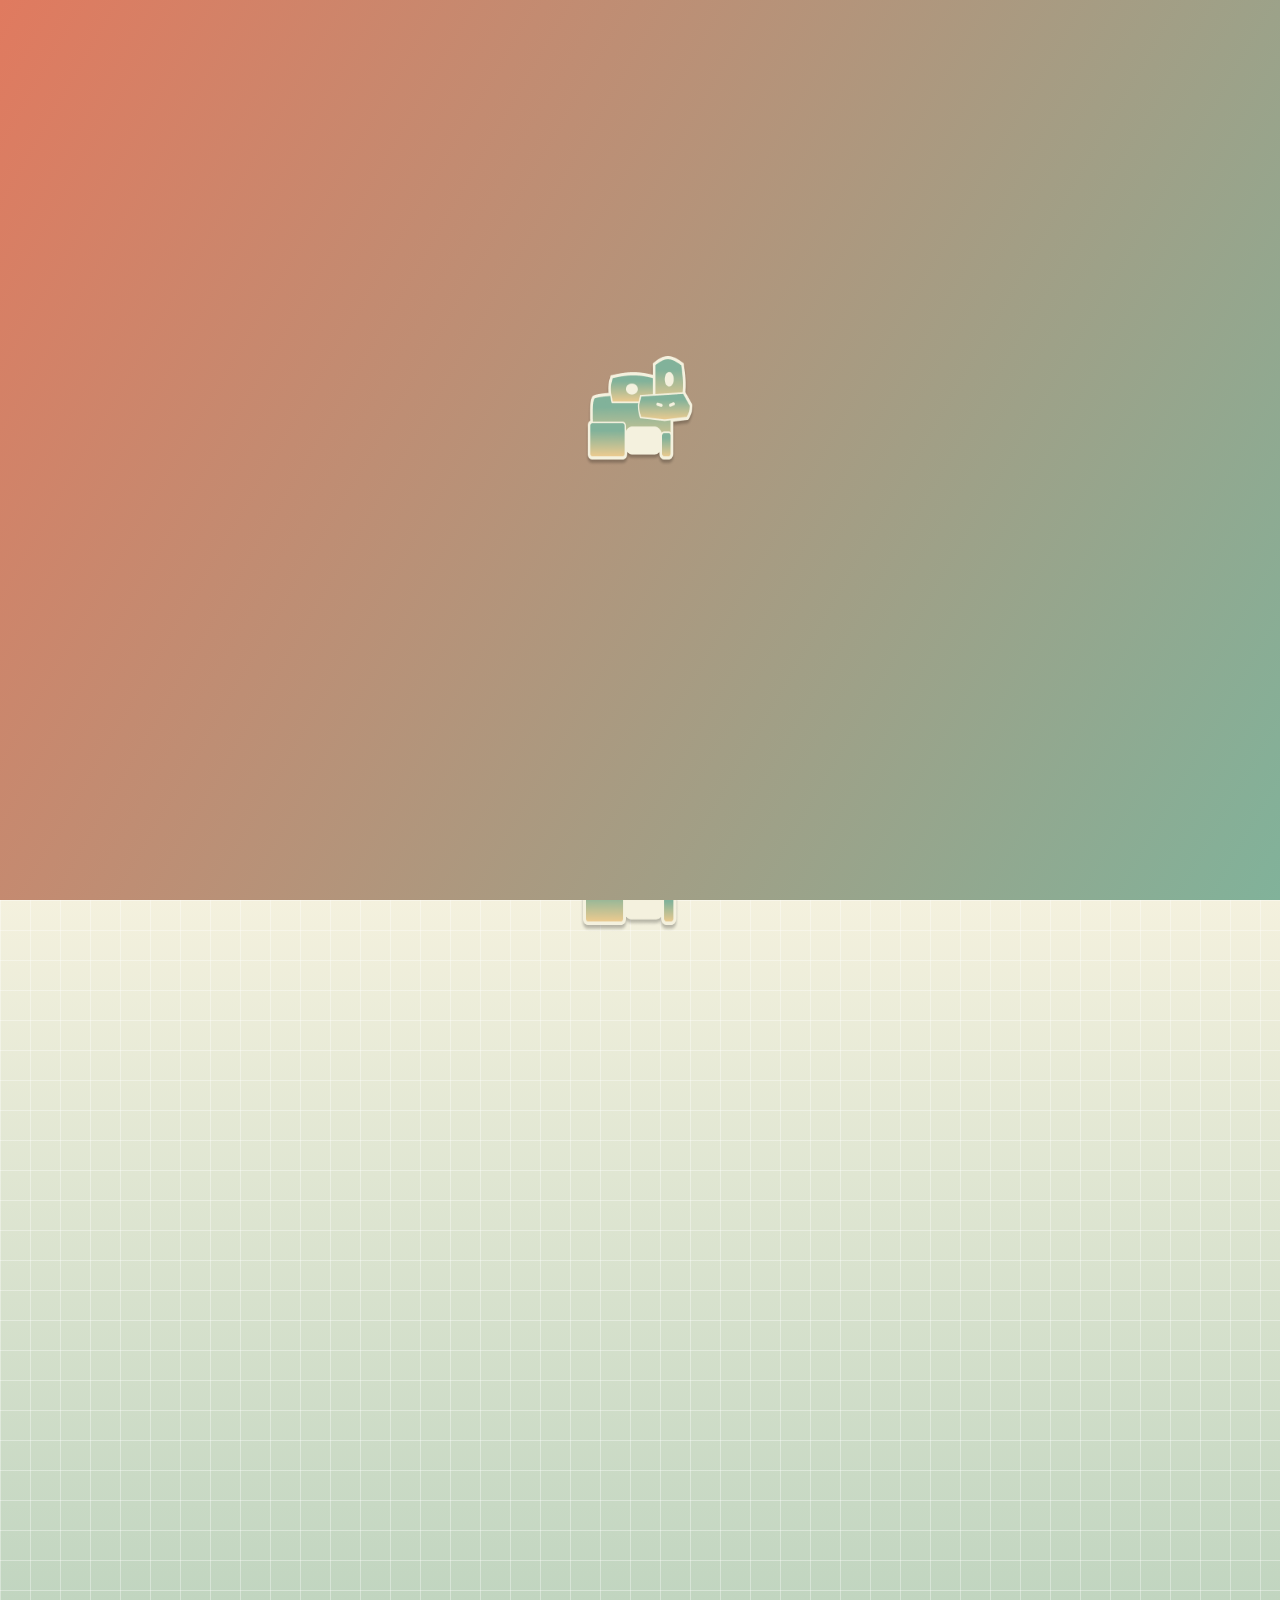
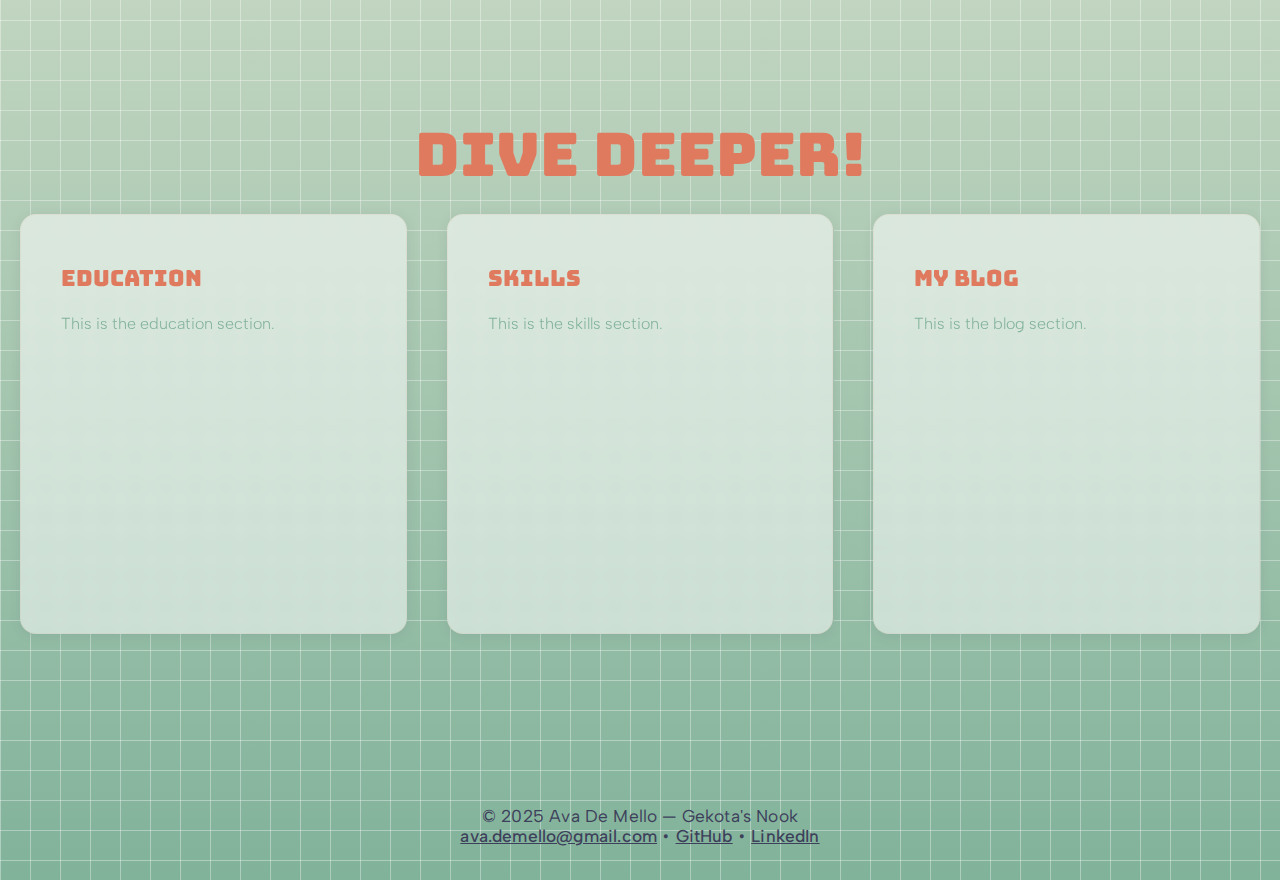
<file: index.html>
<!DOCTYPE html>
<html lang="en">

<head>
  <meta charset="UTF-8" />
  <meta name="viewport" content="width=device-width, initial-scale=1.0"/>
  <link rel="preconnect" href="https://fonts.googleapis.com">
  <link rel="preconnect" href="https://fonts.gstatic.com" crossorigin>
  <link href="https://fonts.googleapis.com/css2?family=Albert+Sans:ital,wght@0,100..900;1,100..900&family=Bungee&display=swap" rel="stylesheet">
  <link rel="stylesheet" href="style.css" />
  <title>Gekota's Nook</title>
  <link rel="shortcut icon" href="frog/frog.png" type="image/x-icon">

  <style>
    /* Base styles */
    * {
      box-sizing: border-box;
      margin: 0;
      padding: 0;
    }
  </style>

  
</head>

<body class="home-page">

  <div class="tamagotchi-frame-overlay"></div>

  <!-- Loader Overlay -->
  <div id="loader-overlay">
    <div class="loader-content">
      <img src="frog/frog.png" alt="Frog Logo" id="loader-frog">
      <h1 id="loader-title">Gekota's Nook</h1>
    </div>
  </div>

 <!-- Corner Logo -->
  <a href="index.html" class="corner-logo-link">
    <img src="frog/frog.png" alt="Logo" id="frog-logo">
  </a>


  <!-- Navbar -->
   <nav>
      <ul>
        <li class="hideOnMobile"><a href="#about">about</a></li>
        <li class="hideOnMobile"><a href="projects.html">projects</a></li>
        <li class="hideOnMobile"><a href="education.html">education</a></li>
        <li class="hideOnMobile"><a href="skills.html">skills</a></li>
        <li class="hideOnMobile"><a href="myblog.html">my blog</a></li>
        <li onclick=showSidebar()><a href="#"><svg xmlns="http://www.w3.org/2000/svg" height="24px" viewBox="0 -960 960 960" width="24px" fill="#3d405b"><path d="M120-240v-80h720v80H120Zm0-200v-80h720v80H120Zm0-200v-80h720v80H120Z"/></svg></a></li>
      </ul>

      <ul class="sidebar">
        <li onclick=hideSidebar()><a href="#"><svg xmlns="http://www.w3.org/2000/svg" height="24px" viewBox="0 -960 960 960" width="24px" fill="#3d405b"><path d="m256-200-56-56 224-224-224-224 56-56 224 224 224-224 56 56-224 224 224 224-56 56-224-224-224 224Z"/></svg></a></li>
        <li><a href="#about">about</a></li>
        <li><a href="projects.html">projects</a></li>
        <li><a href="education.html">education</a></li>
        <li><a href="skills.html">skills</a></li>
        <li><a href="myblog.html">my blog</a></li>
      </ul>

   </nav>

  <!-- Sections -->
    <section id="about">
    <div class="fade-slide"  style= "width: 850px;">
      <h2>Hi I am Ava De Mello!</h2>
      <span class="shine-text"><h1>UX Designer + Front End Developer</h1></span>
      <p>A single click can spark a whole experience. I design interfaces that make
         that first moment count—blending UX intuition with front-end precision to 
         bring bold ideas to life.
      </p>
       <div class="social-icons">
      <a href="https://www.instagram.com/ava_de_mello/" target="_blank" class="social-icon" title="Instagram"><svg xmlns="http://www.w3.org/2000/svg" viewBox="0 0 640 640"><!--!Font Awesome Free 7.0.0 by @fontawesome - https://fontawesome.com License - https://fontawesome.com/license/free Copyright 2025 Fonticons, Inc.--><path fill="currentColor" d="M320.3 205C256.8 204.8 205.2 256.2 205 319.7C204.8 383.2 256.2 434.8 319.7 435C383.2 435.2 434.8 383.8 435 320.3C435.2 256.8 383.8 205.2 320.3 205zM319.7 245.4C360.9 245.2 394.4 278.5 394.6 319.7C394.8 360.9 361.5 394.4 320.3 394.6C279.1 394.8 245.6 361.5 245.4 320.3C245.2 279.1 278.5 245.6 319.7 245.4zM413.1 200.3C413.1 185.5 425.1 173.5 439.9 173.5C454.7 173.5 466.7 185.5 466.7 200.3C466.7 215.1 454.7 227.1 439.9 227.1C425.1 227.1 413.1 215.1 413.1 200.3zM542.8 227.5C541.1 191.6 532.9 159.8 506.6 133.6C480.4 107.4 448.6 99.2 412.7 97.4C375.7 95.3 264.8 95.3 227.8 97.4C192 99.1 160.2 107.3 133.9 133.5C107.6 159.7 99.5 191.5 97.7 227.4C95.6 264.4 95.6 375.3 97.7 412.3C99.4 448.2 107.6 480 133.9 506.2C160.2 532.4 191.9 540.6 227.8 542.4C264.8 544.5 375.7 544.5 412.7 542.4C448.6 540.7 480.4 532.5 506.6 506.2C532.8 480 541 448.2 542.8 412.3C544.9 375.3 544.9 264.5 542.8 227.5zM495 452C487.2 471.6 472.1 486.7 452.4 494.6C422.9 506.3 352.9 503.6 320.3 503.6C287.7 503.6 217.6 506.2 188.2 494.6C168.6 486.8 153.5 471.7 145.6 452C133.9 422.5 136.6 352.5 136.6 319.9C136.6 287.3 134 217.2 145.6 187.8C153.4 168.2 168.5 153.1 188.2 145.2C217.7 133.5 287.7 136.2 320.3 136.2C352.9 136.2 423 133.6 452.4 145.2C472 153 487.1 168.1 495 187.8C506.7 217.3 504 287.3 504 319.9C504 352.5 506.7 422.6 495 452z"/></svg></a>
      <a href="https://www.linkedin.com/in/ava-de-mello-274778302/" target="_blank" class="social-icon" title="LinkedIn"><svg xmlns="http://www.w3.org/2000/svg" viewBox="0 0 640 640"><!--!Font Awesome Free 7.0.0 by @fontawesome - https://fontawesome.com License - https://fontawesome.com/license/free Copyright 2025 Fonticons, Inc.--><path fill="currentColor" d="M160 96C124.7 96 96 124.7 96 160L96 480C96 515.3 124.7 544 160 544L480 544C515.3 544 544 515.3 544 480L544 160C544 124.7 515.3 96 480 96L160 96zM165 266.2L231.5 266.2L231.5 480L165 480L165 266.2zM236.7 198.5C236.7 219.8 219.5 237 198.2 237C176.9 237 159.7 219.8 159.7 198.5C159.7 177.2 176.9 160 198.2 160C219.5 160 236.7 177.2 236.7 198.5zM413.9 480L413.9 376C413.9 351.2 413.4 319.3 379.4 319.3C344.8 319.3 339.5 346.3 339.5 374.2L339.5 480L273.1 480L273.1 266.2L336.8 266.2L336.8 295.4L337.7 295.4C346.6 278.6 368.3 260.9 400.6 260.9C467.8 260.9 480.3 305.2 480.3 362.8L480.3 480L413.9 480z"/></svg></a>
      <a href="https://github.com/TheGekota" target="_blank" class="social-icon" title="GitHub"><svg xmlns="http://www.w3.org/2000/svg" viewBox="0 0 640 640"><!--!Font Awesome Free 7.0.0 by @fontawesome - https://fontawesome.com License - https://fontawesome.com/license/free Copyright 2025 Fonticons, Inc.--><path fill="currentColor" d="M237.9 461.4C237.9 463.4 235.6 465 232.7 465C229.4 465.3 227.1 463.7 227.1 461.4C227.1 459.4 229.4 457.8 232.3 457.8C235.3 457.5 237.9 459.1 237.9 461.4zM206.8 456.9C206.1 458.9 208.1 461.2 211.1 461.8C213.7 462.8 216.7 461.8 217.3 459.8C217.9 457.8 216 455.5 213 454.6C210.4 453.9 207.5 454.9 206.8 456.9zM251 455.2C248.1 455.9 246.1 457.8 246.4 460.1C246.7 462.1 249.3 463.4 252.3 462.7C255.2 462 257.2 460.1 256.9 458.1C256.6 456.2 253.9 454.9 251 455.2zM316.8 72C178.1 72 72 177.3 72 316C72 426.9 141.8 521.8 241.5 555.2C254.3 557.5 258.8 549.6 258.8 543.1C258.8 536.9 258.5 502.7 258.5 481.7C258.5 481.7 188.5 496.7 173.8 451.9C173.8 451.9 162.4 422.8 146 415.3C146 415.3 123.1 399.6 147.6 399.9C147.6 399.9 172.5 401.9 186.2 425.7C208.1 464.3 244.8 453.2 259.1 446.6C261.4 430.6 267.9 419.5 275.1 412.9C219.2 406.7 162.8 398.6 162.8 302.4C162.8 274.9 170.4 261.1 186.4 243.5C183.8 237 175.3 210.2 189 175.6C209.9 169.1 258 202.6 258 202.6C278 197 299.5 194.1 320.8 194.1C342.1 194.1 363.6 197 383.6 202.6C383.6 202.6 431.7 169 452.6 175.6C466.3 210.3 457.8 237 455.2 243.5C471.2 261.2 481 275 481 302.4C481 398.9 422.1 406.6 366.2 412.9C375.4 420.8 383.2 435.8 383.2 459.3C383.2 493 382.9 534.7 382.9 542.9C382.9 549.4 387.5 557.3 400.2 555C500.2 521.8 568 426.9 568 316C568 177.3 455.5 72 316.8 72zM169.2 416.9C167.9 417.9 168.2 420.2 169.9 422.1C171.5 423.7 173.8 424.4 175.1 423.1C176.4 422.1 176.1 419.8 174.4 417.9C172.8 416.3 170.5 415.6 169.2 416.9zM158.4 408.8C157.7 410.1 158.7 411.7 160.7 412.7C162.3 413.7 164.3 413.4 165 412C165.7 410.7 164.7 409.1 162.7 408.1C160.7 407.5 159.1 407.8 158.4 408.8zM190.8 444.4C189.2 445.7 189.8 448.7 192.1 450.6C194.4 452.9 197.3 453.2 198.6 451.6C199.9 450.3 199.3 447.3 197.3 445.4C195.1 443.1 192.1 442.8 190.8 444.4zM179.4 429.7C177.8 430.7 177.8 433.3 179.4 435.6C181 437.9 183.7 438.9 185 437.9C186.6 436.6 186.6 434 185 431.7C183.6 429.4 181 428.4 179.4 429.7z"/></svg></a>
      <a href="#" class="social-icon" id="copy-email" title="Copy Email"><svg xmlns="http://www.w3.org/2000/svg" viewBox="0 0 640 640"><!--!Font Awesome Free 7.0.0 by @fontawesome - https://fontawesome.com License - https://fontawesome.com/license/free Copyright 2025 Fonticons, Inc.--><path fill="currentColor" d="M125.4 128C91.5 128 64 155.5 64 189.4C64 190.3 64 191.1 64.1 192L64 192L64 448C64 483.3 92.7 512 128 512L512 512C547.3 512 576 483.3 576 448L576 192L575.9 192C575.9 191.1 576 190.3 576 189.4C576 155.5 548.5 128 514.6 128L125.4 128zM528 256.3L528 448C528 456.8 520.8 464 512 464L128 464C119.2 464 112 456.8 112 448L112 256.3L266.8 373.7C298.2 397.6 341.7 397.6 373.2 373.7L528 256.3zM112 189.4C112 182 118 176 125.4 176L514.6 176C522 176 528 182 528 189.4C528 193.6 526 197.6 522.7 200.1L344.2 335.5C329.9 346.3 310.1 346.3 295.8 335.5L117.3 200.1C114 197.6 112 193.6 112 189.4z"/></svg></a>
      <span id="copied-message">copied!</span>
    </div>
    <img src="frog/me_and_geko.PNG" alt="me_and_geko" id="Me">
    </div>
    <div class="fade-rectangle"></div>

    <!-- Floating triangles -->
    <div class="floating-triangle"></div>
    <div class="floating-triangle"></div>
    <div class="floating-triangle"></div>
    <div class="floating-triangle"></div>
    
  </section>

  <img src="frog/frog.png" id="scroll-frog">

<section id="projects">
  <div class="fade-slide projects-center-container">
    <h1>My Projects</h1>
    <p style="margin-bottom: 28px; margin-top: 28px; color: #3d405b; font-size: 1.1rem;">
      Explore a selection of my favorite UX, front-end, and research projects below
    </p>
    <div class="project-list">
      <div class="project-item">
        <button class="project-title">Nom-Roller App</button>
        <img src="Nom_Roller/Nom_Overview.png" alt="Nom-Roller App" class="project-img-dropdown">
        <div class="project-details">
          <h3 class="fade-in-item">Summary</h3>
          <p class="fade-in-item">A Figma Prototype build in under 
           a week & presented at Astra | Young Builders Symposium for Toronto Tech Week. </p>

          <h3 class="fade-in-item">Problem</h3>
          <p class="fade-in-item">How can we incise audiences & answer the question 
          of “where to eat?”</p>
          
          <h3 class="fade-in-item">Solution</h3>
          <p class="fade-in-item">Let's go gambling! Choosing where to eat can be a fun, 
          quick process!</p>
          
          <a class="learn-more-link fade-in-item" href="projects.html">Learn more &rarr;</a>
        </div>
      </div>
      <div class="project-item">
        <button class="project-title">Coming Soon...</button>
        <div class="project-details">
          <h3 class="fade-in-item">Summary</h3>
          <p class="fade-in-item">Prob something so cool</p>
          <h3 class="fade-in-item">Problem</h3>
          <p class="fade-in-item">something pressing of course</p>
          <h3 class="fade-in-item">Solution</h3>
          <p class="fade-in-item">Something incredible.</p>
          <a class="learn-more-link fade-in-item" href="projects.html">Learn more &rarr;</a>
        </div>
      </div>
      <!-- Add more project-item blocks as needed -->
    </div>
  </div>
    
  <div style="height: 120px;"></div>
    <h1>Dive Deeper!</h1>
      <div class="info-sections-container">
        <div class="info-box">
          <h2>Education</h2>
          <p>This is the education section.</p>
        </div>
        <div class="info-box">
          <h2>Skills</h2>
          <p>This is the skills section.</p>
        </div>
        <div class="info-box">
          <h2>My Blog</h2>
          <p>This is the blog section.</p>
        </div>
      </div>
    </div>

    <footer>
    <div>
      <strong>&copy; 2025 Ava De Mello &mdash; Gekota's Nook</strong>
      <br>
      <a href="mailto:ava.demello@gmail.com">ava.demello@gmail.com</a>
      <span>&bull;</span>
      <a href="https://github.com/TheGekota" target="_blank">GitHub</a>
      <span>&bull;</span>
      <a href="https://www.linkedin.com/in/ava-de-mello-274778302/" target="_blank">LinkedIn</a>
    </div>
  </footer>

  </section>

</body>
</html>

  <!-- JavaScript -->
<script src="script.js"></script>
</body>

</html>
</file>
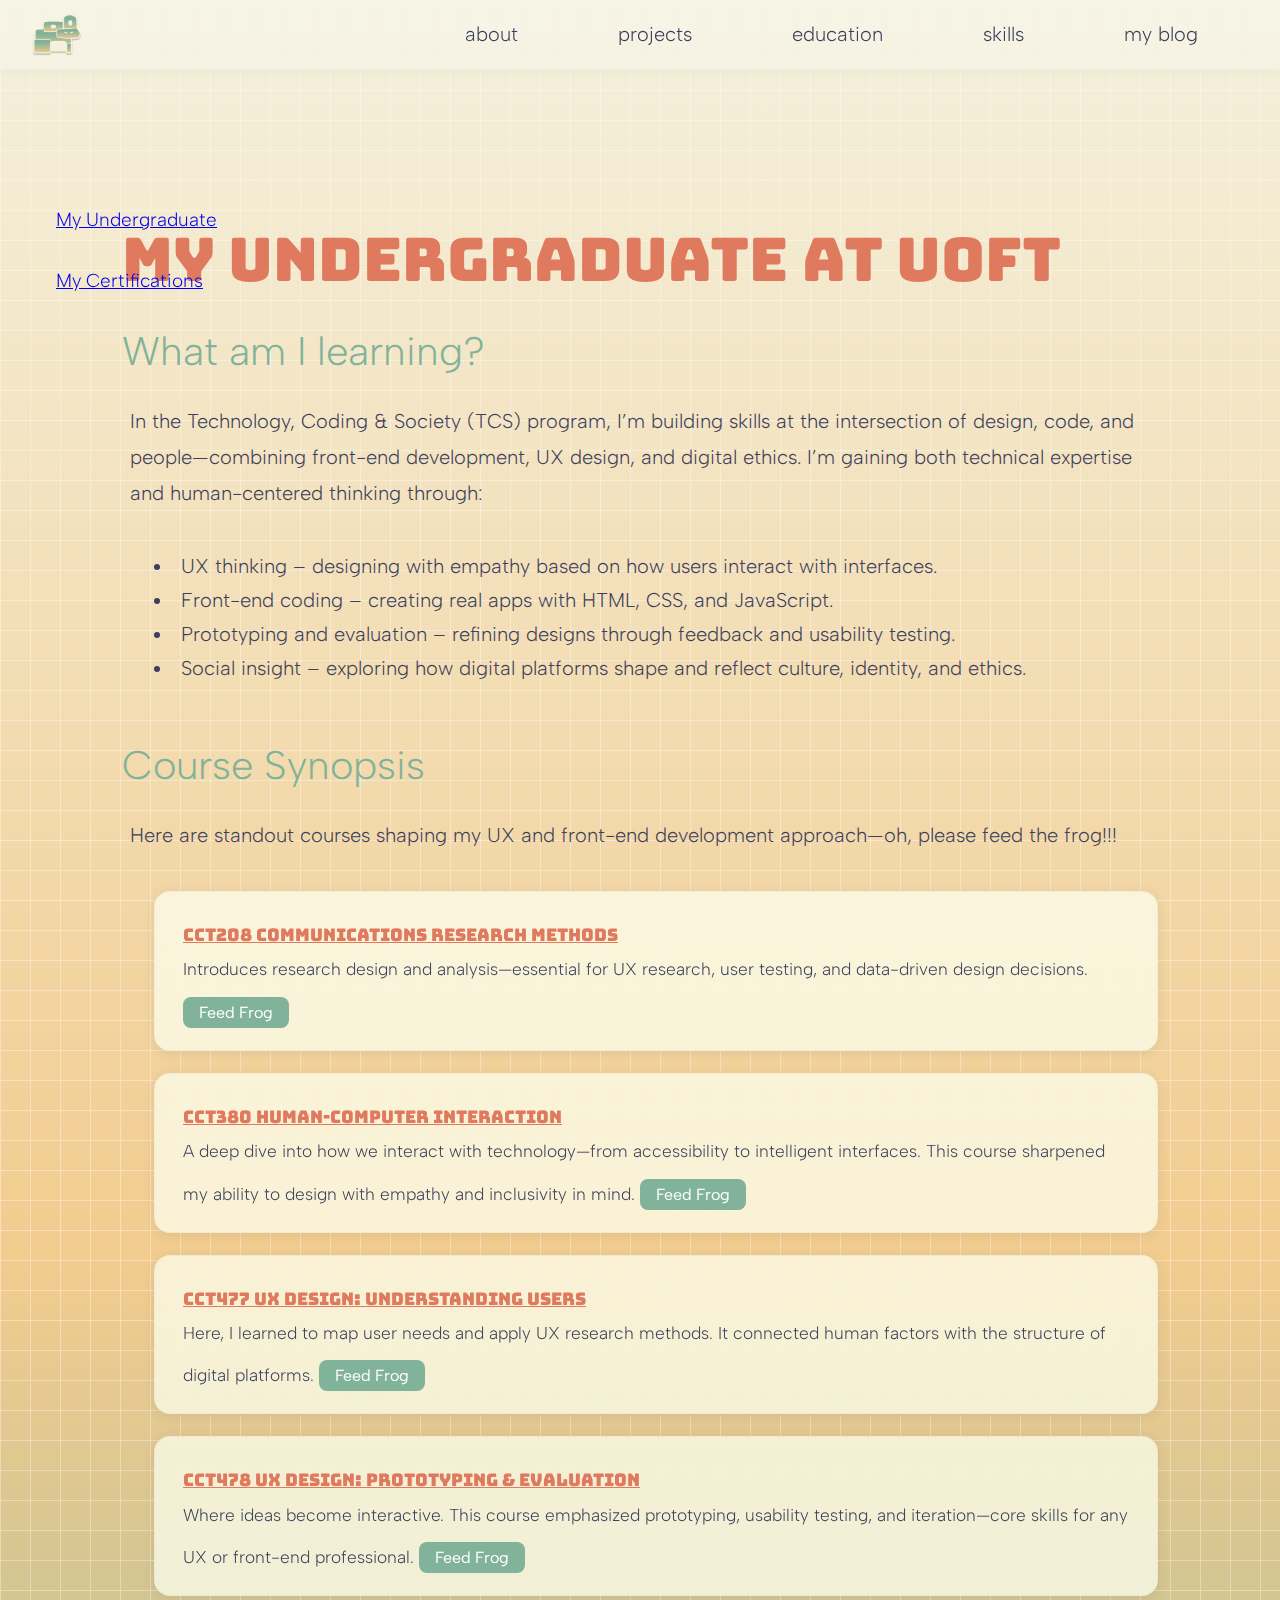
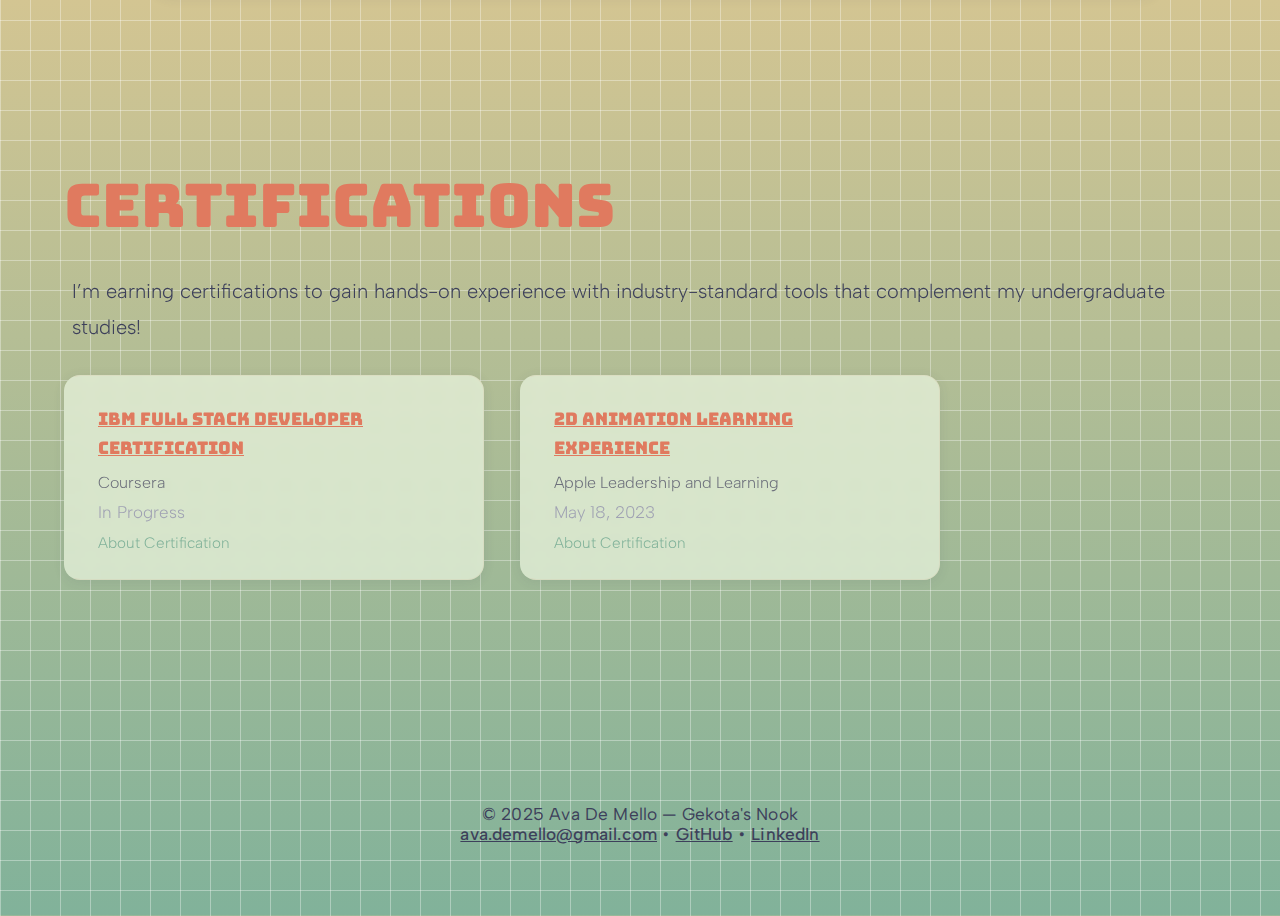
<file: education.html>
<!DOCTYPE html>
<html lang="en">
<head>
    <meta charset="UTF-8">
    <title>Gekota's Nook / Education</title>
    <link rel="shortcut icon" href="frog/frog.png" type="image/x-icon">
    <link rel="stylesheet" href="style.css">
    <link rel="preconnect" href="https://fonts.googleapis.com">
    <link rel="preconnect" href="https://fonts.gstatic.com" crossorigin>
    <link href="https://fonts.googleapis.com/css2?family=Albert+Sans:ital,wght@0,100..900;1,100..900&family=Bungee&display=swap" rel="stylesheet">
    <script src="script.js"></script>
</head>

  <body class="education-page">
   <!-- Corner Logo -->
  <a href="index.html" class="corner-logo-link">
    <img src="frog/frog.png" alt="Logo" id="frog-logo">
  </a>


   <!-- Navbar -->
   <nav>
      <ul>
        <li class="hideOnMobile"><a href="index.html">about</a></li>
        <li class="hideOnMobile"><a href="projects.html">projects</a></li>
        <li class="hideOnMobile"><a href="education.html">education</a></li>
        <li class="hideOnMobile"><a href="skills.html">skills</a></li>
        <li class="hideOnMobile"><a href="myblog.html">my blog</a></li>
        <li onclick=showSidebar()><a href="#"><svg xmlns="http://www.w3.org/2000/svg" height="24px" viewBox="0 -960 960 960" width="24px" fill="#3d405b"><path d="M120-240v-80h720v80H120Zm0-200v-80h720v80H120Zm0-200v-80h720v80H120Z"/></svg></a></li>
      </ul>

      <ul class="sidebar">
         <li onclick=hideSidebar()><a href="#"><svg xmlns="http://www.w3.org/2000/svg" height="24px" viewBox="0 -960 960 960" width="24px" fill="#3d405b"><path d="m256-200-56-56 224-224-224-224 56-56 224 224 224-224 56 56-224 224 224 224-56 56-224-224-224 224Z"/></svg></a></li>
        <li><a href="index.html">about</a></li>
        <li><a href="projects.html">projects</a></li>
        <li><a href="education.html">education</a></li>
        <li><a href="skills.html">skills</a></li>
        <li><a href="myblog.html">my blog</a></li>
      </ul>
   </nav>

    <div class="toc-vertical">
    <ul>
      <li><a href="#education_overview">My Undergraduate</a></li>
      <li><a href="#certifications">My Certifications</a></li>
      <!-- Add more as needed -->
    </ul>
    </div>


   <div class="content page-fade" id="content">
      <section id="education_overview">
        <h1>My Undergraduate at UofT</h1>
        <h2>What am I learning?</h2>
        <p>
          In the Technology, Coding & Society (TCS) program, I’m building skills at the intersection of design, code, and people—combining front-end development, UX design, and digital ethics. I’m gaining both technical expertise and human-centered thinking through:
        </p>
        <ul>
          <li>UX thinking – designing with empathy based on how users interact with interfaces.</li>
          <li>Front-end coding – creating real apps with HTML, CSS, and JavaScript.</li>
          <li>Prototyping and evaluation – refining designs through feedback and usability testing.</li>
          <li>Social insight – exploring how digital platforms shape and reflect culture, identity, and ethics.</li>
        </ul>
        <h2>Course Synopsis</h2>
        <p>
          Here are standout courses shaping my UX and front-end development approach—oh, please feed the frog!!!</p>
        <div class="courses">
          <ul>
            <li>
              <div class="glass-box course-box" data-course="CCT208">
                <strong>CCT208 Communications Research Methods</strong>
                Introduces research design and analysis—essential for UX research, user testing, and data-driven design decisions.
                <button class="collect-btn">Feed Frog</button>
              </div>
            </li>
            <li>
              <div class="glass-box course-box" data-course="CCT380">
                <strong>CCT380 Human-Computer Interaction</strong>
                A deep dive into how we interact with technology—from accessibility to intelligent interfaces. This course sharpened my ability to design with empathy and inclusivity in mind.
                <button class="collect-btn">Feed Frog</button>
              </div>
            </li>
            <li>
              <div class="glass-box course-box" data-course="CCT477">
                <strong>CCT477 UX Design: Understanding Users</strong>
                Here, I learned to map user needs and apply UX research methods. It connected human factors with the structure of digital platforms.
                <button class="collect-btn">Feed Frog</button>
              </div>
            </li>
            <li>
              <div class="glass-box course-box" data-course="CCT478">
                <strong>CCT478 UX Design: Prototyping &amp; Evaluation</strong>
                Where ideas become interactive. This course emphasized prototyping, usability testing, and iteration—core skills for any UX or front-end professional.
                <button class="collect-btn">Feed Frog</button>
              </div>
            </li>
          </ul>
        </div>

        <button id="frog-eat-btn">
            <img src="frog/frog_close.png" alt="Frog eats knowledge" id="frog-eat-img">
            <span class="frog-hunger-label">Feed Me knowledge!</span>
        </button>
      </section>

      

      <section id="certifications">
        <h1>Certifications</h1>
        <p> I’m earning certifications to gain hands-on experience with industry-standard tools that complement my undergraduate studies!
        <div class="certification-list">
        

          <!-- IBM Full Stack Developer Certification Section -->
            <ul class="cert-list">
              <li>
                <div class="glass-box cert-badge">
                  <div class="cert-title">IBM Full Stack Developer Certification</div>
                  <div class="cert-org">Coursera</div>
                  <div class="cert-date">In Progress</div>
                  <a class="cert-link" href="https://www.coursera.org/professional-certificates/ibm-full-stack-cloud-developer" target="_blank">About Certification</a>
                </div>
              </li>
            </ul>

          <!-- Other Certifications Section -->
            <ul class="cert-list">
              <li>
                <div class="glass-box cert-badge">
                  <div class="cert-title">2D Animation Learning Experience</div>
                  <div class="cert-org">Apple Leadership and Learning</div>
                  <div class="cert-date">May 18, 2023</div>
                  <a class="cert-link" href="cert_apple.jpg" target="_blank">About Certification</a>
                </div>
              </li>
            </ul>
        </div>
      </section>
    
    <footer>
    <div>
      <strong>&copy; 2025 Ava De Mello &mdash; Gekota's Nook</strong>
      <br>
      <a href="mailto:ava.demello@gmail.com">ava.demello@gmail.com</a>
      <span>&bull;</span>
      <a href="https://github.com/TheGekota" target="_blank">GitHub</a>
      <span>&bull;</span>
      <a href="https://www.linkedin.com/in/ava-de-mello-274778302/" target="_blank">LinkedIn</a>
    </div>
  </footer>
  
   </div>
</body>
</html>
</file>
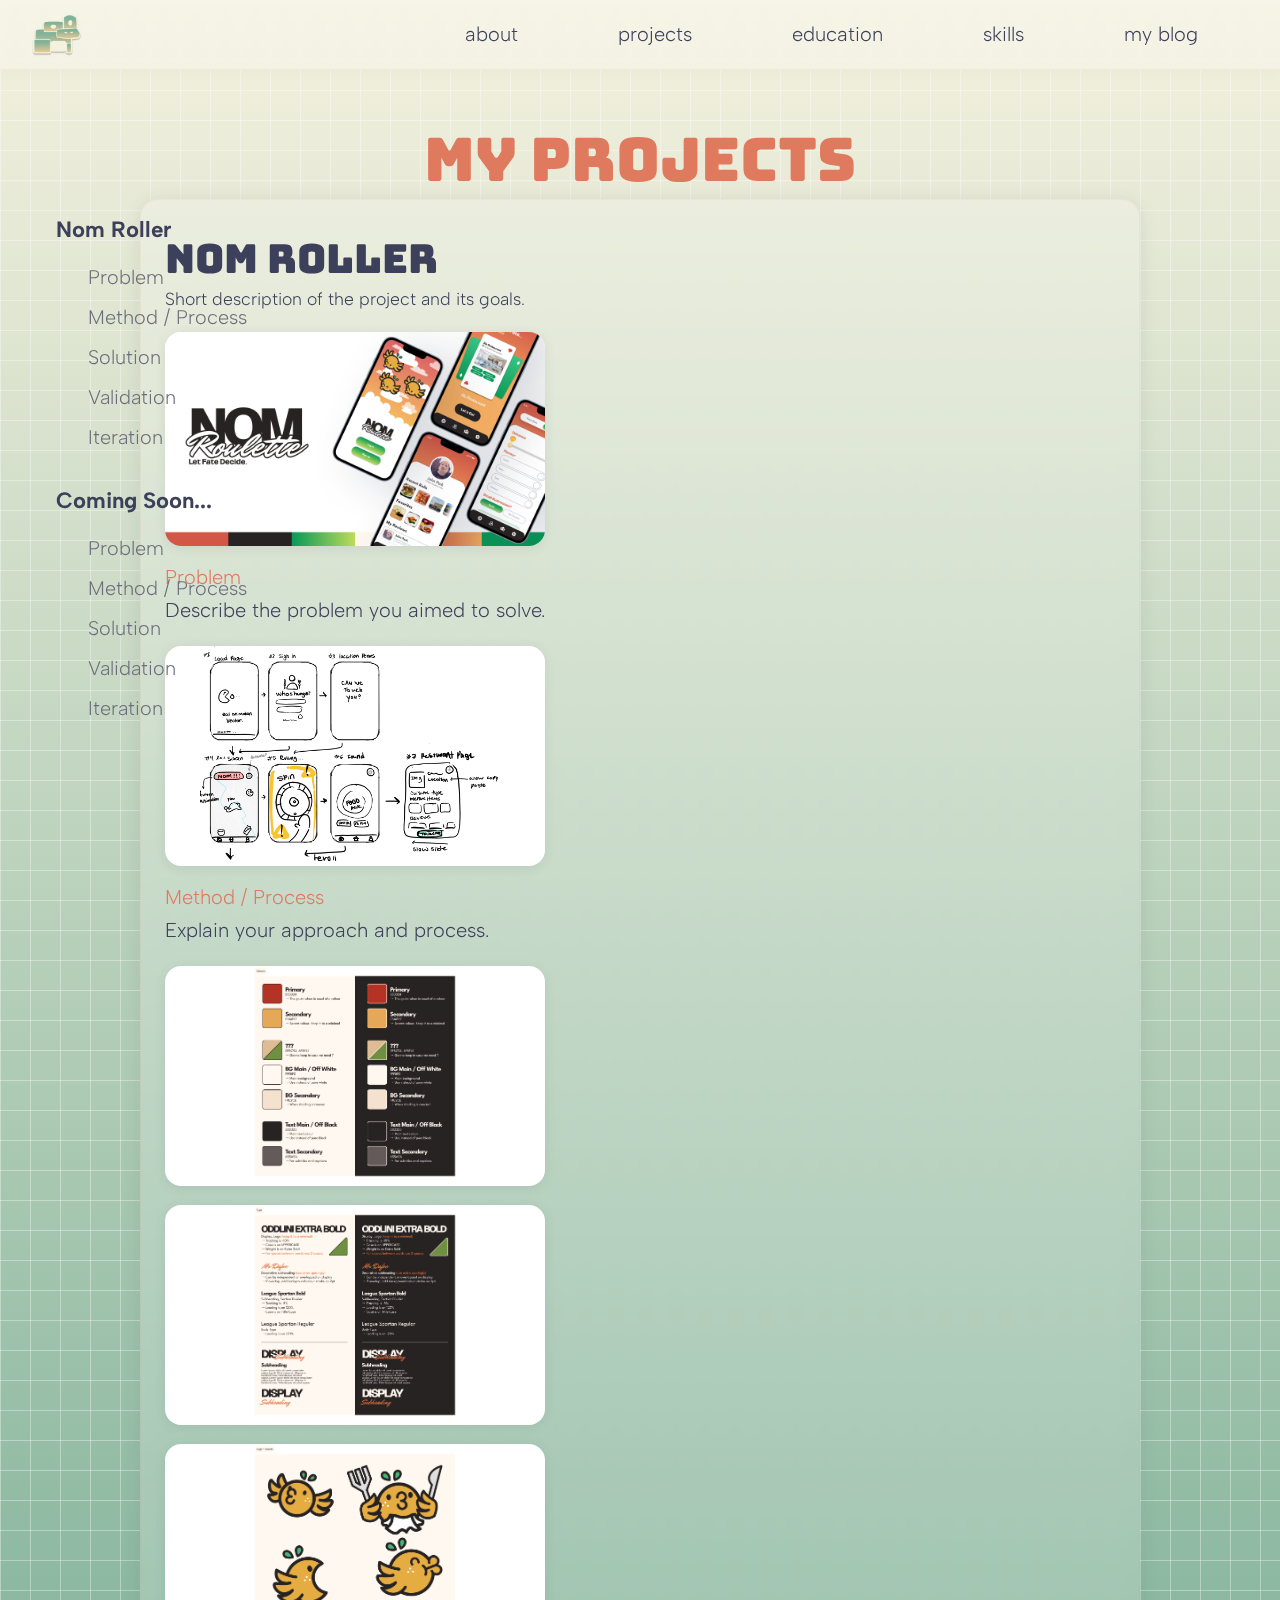
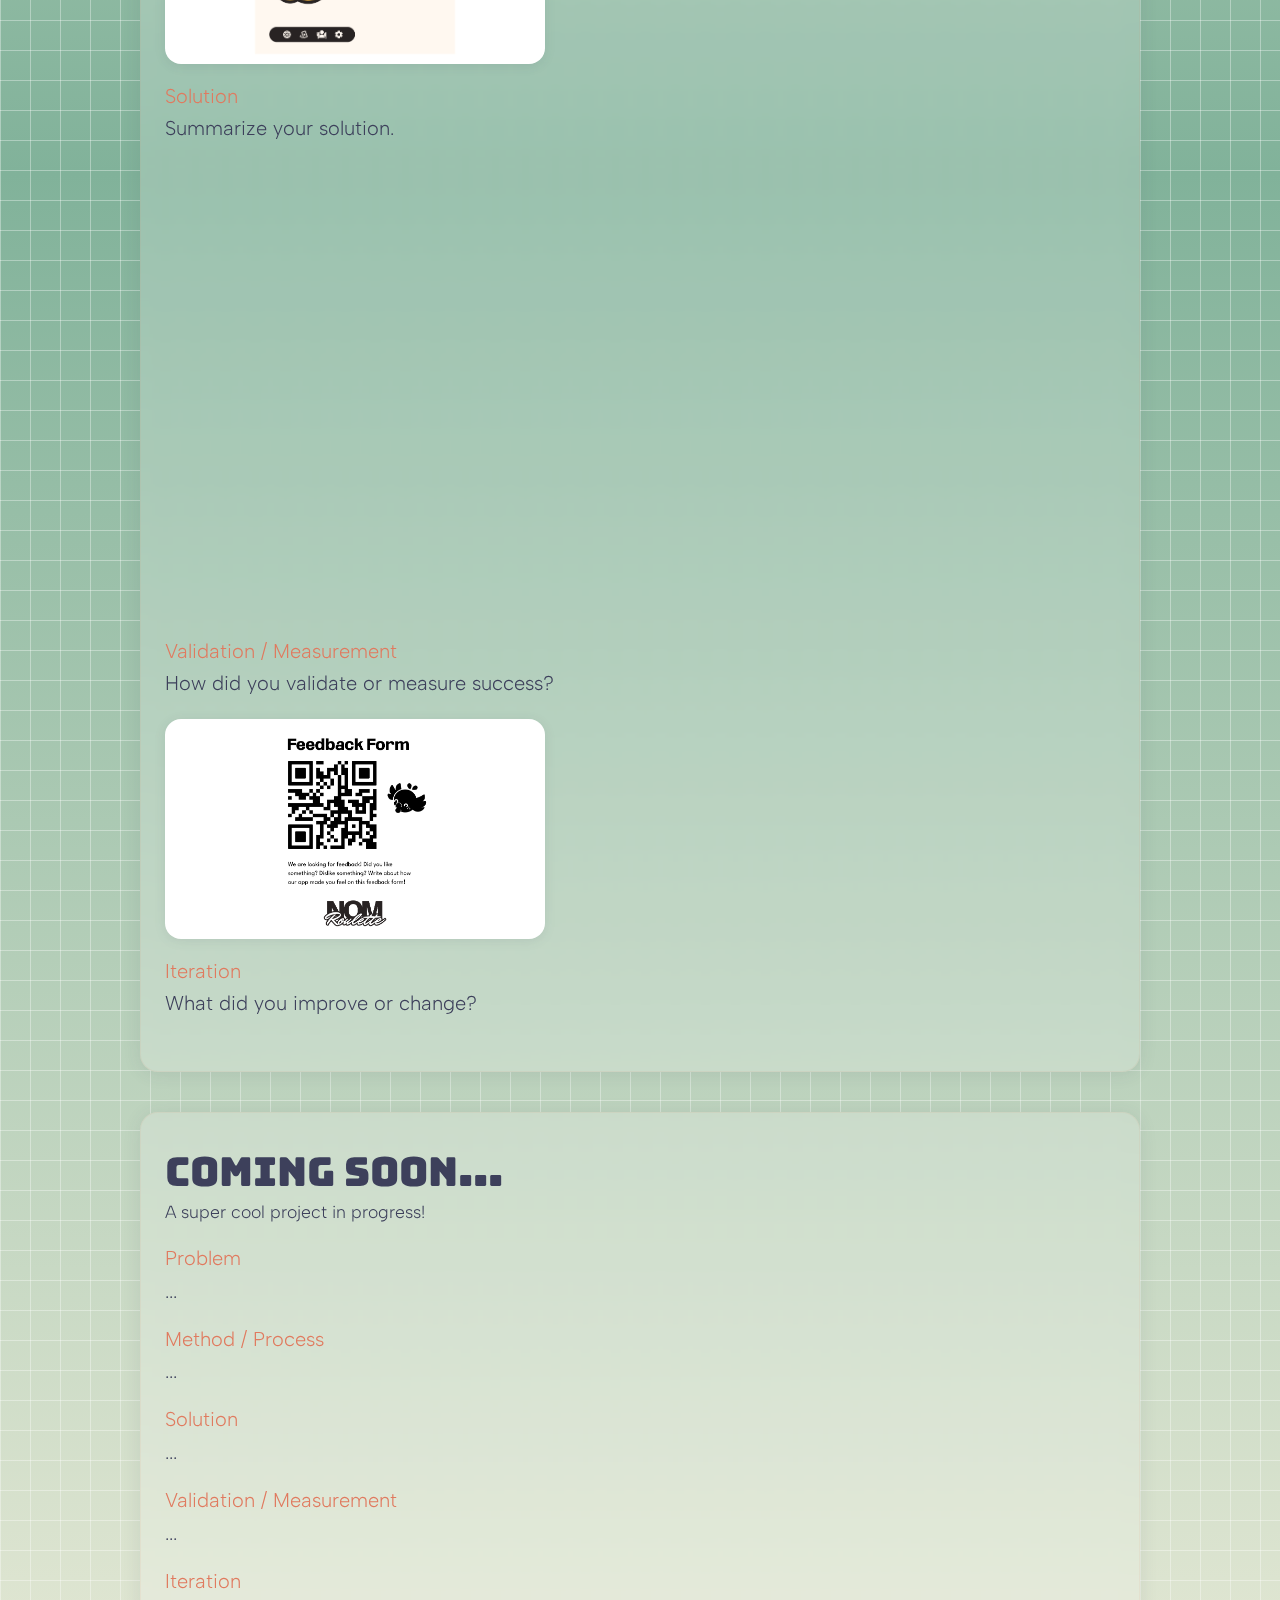
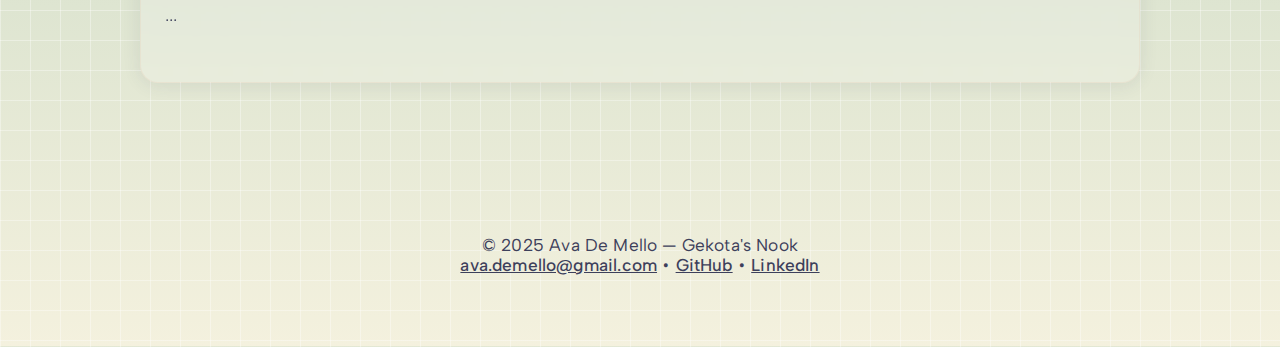
<file: projects.html>
<!DOCTYPE html>
<html lang="en">
<head>
    <meta charset="UTF-8">
    <title>Gekota's Nook/ Projects</title>
    <link rel="shortcut icon" href="frog/frog.png" type="image/x-icon">
    <link rel="preconnect" href="https://fonts.googleapis.com">
    <link rel="preconnect" href="https://fonts.gstatic.com" crossorigin>
    <link href="https://fonts.googleapis.com/css2?family=Albert+Sans:ital,wght@0,100..900;1,100..900&family=Bungee&display=swap" rel="stylesheet">
    <link rel="stylesheet" href="style.css">
    <script src="script.js"></script>
</head>
<body class="projects-page">
     <!-- Corner Logo -->
    <a href="index.html" class="corner-logo-link">
        <img src="frog/frog.png" alt="Logo" id="frog-logo">
    </a>



    <!-- Navbar -->
     <nav>
      <ul>
        <li class="hideOnMobile"><a href="index.html">about</a></li>
        <li class="hideOnMobile"><a href="projects.html">projects</a></li>
        <li class="hideOnMobile"><a href="education.html">education</a></li>
        <li class="hideOnMobile"><a href="skills.html">skills</a></li>
        <li class="hideOnMobile"><a href="myblog.html">my blog</a></li>
        <li onclick=showSidebar()><a href="#"><svg xmlns="http://www.w3.org/2000/svg" height="24px" viewBox="0 -960 960 960" width="24px" fill="#3d405b"><path d="M120-240v-80h720v80H120Zm0-200v-80h720v80H120Zm0-200v-80h720v80H120Z"/></svg></a></li>
      </ul>

      <ul class="sidebar">
         <li onclick=hideSidebar()><a href="#"><svg xmlns="http://www.w3.org/2000/svg" height="24px" viewBox="0 -960 960 960" width="24px" fill="#3d405b"><path d="m256-200-56-56 224-224-224-224 56-56 224 224 224-224 56 56-224 224 224 224-56 56-224-224-224 224Z"/></svg></a></li>
        <li><a href="index.html">about</a></li>
        <li><a href="projects.html">projects</a></li>
        <li><a href="education.html">education</a></li>
        <li><a href="skills.html">skills</a></li>
        <li><a href="myblog.html">my blog</a></li>
      </ul>
   </nav>

   <!-- Project Workflow TOC on the left -->
   <div class="toc-vertical">
  <ul>
    <li>
      <a href="#project1" class="toc-project-title">Nom Roller</a>
      <ul class="toc-sub-options">
        <li><a href="#project1-problem">Problem</a></li>
        <li><a href="#project1-method">Method / Process</a></li>
        <li><a href="#project1-solution">Solution</a></li>
        <li><a href="#project1-validation">Validation</a></li>
        <li><a href="#project1-iteration">Iteration</a></li>
      </ul>
    </li>
    <li>
      <a href="#project2" class="toc-project-title">Coming Soon...</a>
      <ul class="toc-sub-options">
        <li><a href="#project2-problem">Problem</a></li>
        <li><a href="#project2-method">Method / Process</a></li>
        <li><a href="#project2-solution">Solution</a></li>
        <li><a href="#project2-validation">Validation</a></li>
        <li><a href="#project2-iteration">Iteration</a></li>
      </ul>
    </li>
    <!-- Add more projects here -->
  </ul>
</div>

   <section class="content page-fade" id="content">
        <h1>My Projects</h1>
        <!-- Remove the old glass-toc here -->
        <div class="projects-list">
            <section class="project-section glass" id="project1">
                <h2>Nom Roller</h2>
                <p class="project-desc">Short description of the project and its goals.</p>
                <img src="Nom_Roller/Nom_Overview.png" alt="Nom Roller 1" class="project-img">
                <ul class="project-steps">
                  <li id="project1-problem">
                    <h4>Problem</h4>
                    <p>Describe the problem you aimed to solve.</p>
                    <img src="Nom_Roller/Nom_low-fidelity.png" alt="Nom Roller 2" class="project-img">
                  </li>
                  <li id="project1-method">
                    <h4>Method / Process</h4>
                    <p>Explain your approach and process.</p>
                    <img src="Nom_Roller/Nom_Colours.png" alt="Nom Roller 3" class="project-img">
                    <img src="Nom_Roller/Nom_Type.png" alt="Nom Roller 4" class="project-img">
                    <img src="Nom_Roller/Nom_Logo.png" alt="Nom Roller 5" class="project-img">
                  </li>
                  <li id="project1-solution">
                    <h4>Solution</h4>
                    <p>Summarize your solution.</p>
                  <iframe 
                    style="border: 0px solid rgba(0, 0, 0, 0.1);" 
                    width="450" 
                    height="450" 
                    src="https://embed.figma.com/proto/gFWvx2QGcUpa9KjzOLQbNj/Nom-Roulette?node-id=106-410&p=f&scaling=scale-down&content-scaling=fixed&page-id=0%3A1&starting-point-node-id=106%3A410&embed-host=share" 
                    allowfullscreen>
                  </iframe>
                  </li>
                  <li id="project1-validation">
                    <h4>Validation / Measurement</h4>
                    <p>How did you validate or measure success?</p>
                    <img src="Nom_Roller/Nom_Feedback.png" alt="Nom Roller 6" class="project-img">
                  </li>
                  <li id="project1-iteration">
                    <h4>Iteration</h4>
                    <p>What did you improve or change?</p>
                  </li>
                </ul>
            </section>
            <section class="project-section glass" id="project2">
                <h2>Coming Soon...</h2>
                <p class="project-desc">A super cool project in progress!</p>
                <ul class="project-steps">
                    <li id="project2-problem">
                        <h4>Problem</h4>
                        <p>...</p>
                    </li>
                    <li id="project2-method">
                        <h4>Method / Process</h4>
                        <p>...</p>
                    </li>
                    <li id="project2-solution">
                        <h4>Solution</h4>
                        <p>...</p>
                    </li>
                    <li id="project2-validation">
                        <h4>Validation / Measurement</h4>
                        <p>...</p>
                    </li>
                    <li id="project2-iteration">
                        <h4>Iteration</h4>
                        <p>...</p>
                    </li>
                </ul>
            </section>
            <!-- Add more project sections as needed -->
        </div>

    <footer>
    <div>
      <strong>&copy; 2025 Ava De Mello &mdash; Gekota's Nook</strong>
      <br>
      <a href="mailto:ava.demello@gmail.com">ava.demello@gmail.com</a>
      <span>&bull;</span>
      <a href="https://github.com/TheGekota" target="_blank">GitHub</a>
      <span>&bull;</span>
      <a href="https://www.linkedin.com/in/ava-de-mello-274778302/" target="_blank">LinkedIn</a>
    </div>
  </footer>
    </section>

</body>
</html>
</file>
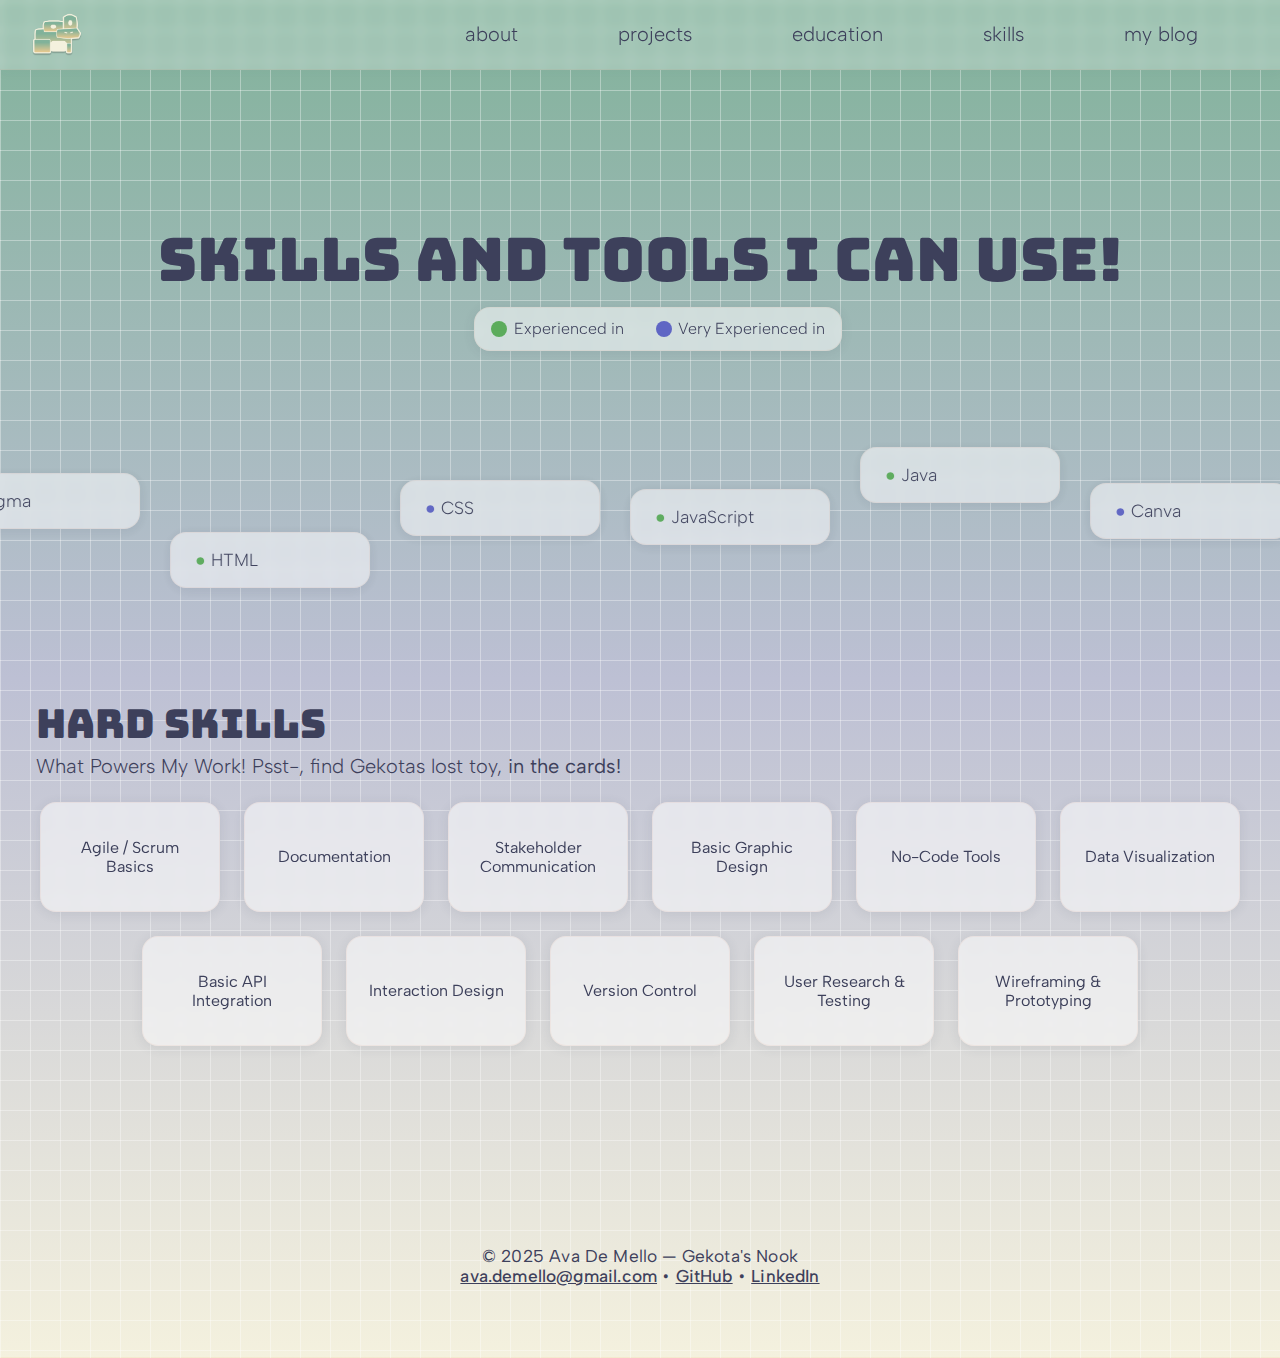
<file: skills.html>
<!DOCTYPE html>
<html lang="en">
<head>
    <meta charset="UTF-8">
    <title>Gekota's Nook / Skills</title>
    <link rel="shortcut icon" href="frog/frog.png" type="image/x-icon">
    <link rel="stylesheet" href="style.css">
    <link rel="preconnect" href="https://fonts.googleapis.com">
    <link rel="preconnect" href="https://fonts.gstatic.com" crossorigin>
    <link href="https://fonts.googleapis.com/css2?family=Albert+Sans:ital,wght@0,100..900;1,100..900&family=Bungee&display=swap" rel="stylesheet">
    <script src="script.js"></script>
</head>
<body class="skills-page">
   <!-- Corner Logo -->
  <a href="index.html" class="corner-logo-link">
    <img src="frog/frog.png" alt="Logo" id="frog-logo">
  </a>


   <!-- Navbar -->
      <nav>
      <ul>
        <li class="hideOnMobile"><a href="index.html">about</a></li>
        <li class="hideOnMobile"><a href="projects.html">projects</a></li>
        <li class="hideOnMobile"><a href="education.html">education</a></li>
        <li class="hideOnMobile"><a href="skills.html">skills</a></li>
        <li class="hideOnMobile"><a href="myblog.html">my blog</a></li>
        <li onclick=showSidebar()><a href="#"><svg xmlns="http://www.w3.org/2000/svg" height="24px" viewBox="0 -960 960 960" width="24px" fill="#3d405b"><path d="M120-240v-80h720v80H120Zm0-200v-80h720v80H120Zm0-200v-80h720v80H120Z"/></svg></a></li>
      </ul>

      <ul class="sidebar">
         <li onclick=hideSidebar()><a href="#"><svg xmlns="http://www.w3.org/2000/svg" height="24px" viewBox="0 -960 960 960" width="24px" fill="#3d405b"><path d="m256-200-56-56 224-224-224-224 56-56 224 224 224-224 56 56-224 224 224 224-56 56-224-224-224 224Z"/></svg></a></li>
        <li><a href="index.html">about</a></li>
        <li><a href="projects.html">projects</a></li>
        <li><a href="education.html">education</a></li>
        <li><a href="skills.html">skills</a></li>
        <li><a href="myblog.html">my blog</a></li>
      </ul>
   </nav>

   <div class="content page-fade" id="content">
      <section id="skills_overview">
      <h1 id="skill-title">Skills and Tools I Can use!</h1>
      <p>
        <span class="legend-row">
          <span class="legend-item">
            <span class="legend-dot experienced"></span> Experienced in
          </span>
          <span class="legend-item">
            <span class="legend-dot very-experienced"></span> Very Experienced in
          </span>
        </span>
      </p>
      <div class="tool-scroll-container">
        <div class="tool-scatter-scroll" id="tool-scroll">
          <div class="tool-box" data-color="blue"><span style="color:rgb(95, 102, 196);">&#9679;</span> Figma</div>
          <div class="tool-box" data-color="green"><span style="color:rgb(92, 172, 92);">&#9679;</span> HTML</div>
          <div class="tool-box" data-color="blue"><span style="color:rgb(95, 102, 196);">&#9679;</span> CSS</div>
          <div class="tool-box" data-color="green"><span style="color:rgb(92, 172, 92);">&#9679;</span> JavaScript</div>
          <div class="tool-box" data-color="green"><span style="color:rgb(92, 172, 92);">&#9679;</span> Java</div>
          <div class="tool-box" data-color="blue"><span style="color:rgb(95, 102, 196);">&#9679;</span> Canva</div>
          <div class="tool-box" data-color="green"><span style="color:rgb(92, 172, 92);">&#9679;</span> JavaFX</div>
          <div class="tool-box" data-color="green"><span style="color:rgb(92, 172, 92);">&#9679;</span> React</div>
          <div class="tool-box" data-color="blue"><span style="color:rgb(95, 102, 196);">&#9679;</span> Adobe Creative Cloud</div>
          <div class="tool-box" data-color="blue"><span style="color:rgb(95, 102, 196);">&#9679;</span> Python</div>
          <div class="tool-box" data-color="green"><span style="color:rgb(92, 172, 92);">&#9679;</span> Git</div>
          <div class="tool-box" data-color="blue"><span style="color:rgb(95, 102, 196);">&#9679;</span> Procreate</div>
          <div class="tool-box" data-color="green"><span style="color:rgb(92, 172, 92);">&#9679;</span> GitHub</div>
          <div class="tool-box" data-color="blue"><span style="color:rgb(95, 102, 196);">&#9679;</span> Notion</div>
          <div class="tool-box" data-color="green"><span style="color:rgb(92, 172, 92);">&#9679;</span> Framer</div>
        </div>
      </div>

      <div class="skills-container interactive-skills">
  <h2>Hard Skills</h2>
  <p>What Powers My Work! Psst-, find Gekotas lost toy, <strong>in the cards!</strong></p>
  <div class="skills-grid" id="skills-grid">
    <div class="skill-card">
      <div class="card-front">Wireframing &amp; Prototyping</div>
      <div class="card-back">Create interactive wireframes and prototypes for UI/UX.</div>
    </div>
    <div class="skill-card">
      <div class="card-front">User Research &amp; Testing</div>
      <div class="card-back">Conduct user interviews, surveys, and usability tests.</div>
    </div>
    <div class="skill-card">
      <div class="card-front">Interaction Design</div>
      <div class="card-back"></div>
    </div>
    <div class="skill-card">
      <div class="card-front">Version Control</div>
      <div class="card-back"></div>
    </div>
    <div class="skill-card">
      <div class="card-front">Basic API Integration</div>
      <div class="card-back"></div>
    </div>
    <div class="skill-card">
      <div class="card-front">Agile / Scrum Basics</div>
      <div class="card-back"></div>
    </div>
    <div class="skill-card">
      <div class="card-front">Documentation</div>
      <div class="card-back"></div>
    </div>
    <div class="skill-card">
      <div class="card-front">Stakeholder Communication</div>
      <div class="card-back"></div>
    </div>
    <div class="skill-card">
      <div class="card-front">Basic Graphic Design</div>
      <div class="card-back"></div>
    </div>
    <div class="skill-card">
      <div class="card-front">No-Code Tools</div>
      <div class="card-back"></div>
    </div>
    <div class="skill-card">
      <div class="card-front">Data Visualization</div>
      <div class="card-back"></div>
    </div>
  </div>
</div>
    </section>
  <footer>
    <div>
      <strong>&copy; 2025 Ava De Mello &mdash; Gekota's Nook</strong>
      <br>
      <a href="mailto:ava.demello@gmail.com">ava.demello@gmail.com</a>
      <span>&bull;</span>
      <a href="https://github.com/TheGekota" target="_blank">GitHub</a>
      <span>&bull;</span>
      <a href="https://www.linkedin.com/in/ava-de-mello-274778302/" target="_blank">LinkedIn</a>
    </div>
  </footer>
   </div>
   <img src="frog/frog.png" id="frog-anim" style="display:none; position:fixed; left:0; bottom:40px; width:80px; z-index:3000;">
</body>
</html>
</file>
<file: style.css>
* {
  margin: 0;
  padding: 0;
}

*, *::before, *::after {
  box-sizing: border-box;
}

body {
  min-height: 100vh;
  margin: 0;
  font-family: "Albert Sans", sans-serif;
  font-size: 20px;
  font-weight: 300;
  font-style: normal;
  color: #3d405b;
  scroll-behavior: smooth;
}

h1 {
  font-size: 60px;
  font-family: "Bungee", sans-serif;
  font-weight: 400;
  font-style: normal;
  margin: 0;
  color: #E07A5F;
}

h2 {
  font-family: "Albert Sans", sans-serif;
  font-size: 40px;
  font-weight: 300;
  font-style: normal;
  color: #3d405b;
}

p {
  font-family: "Albert Sans", sans-serif;
  font-size: 20px;
  color: #81B29A;
  line-height: 1.6;
  font-weight: 300;
  font-style: normal;
  margin: 0 0 20px;
  /* Adds space below paragraphs */
}

html {
  scroll-behavior: smooth;
  /* Smooth scrolling for anchor links */
}

/* Grass Blades ++++++++++++++++++++++++++++++++++++++++++++++++++++++++*/

@keyframes sway {
  0% { transform: translateY(0) rotate(-2deg) scaleX(1); }
  100% { transform: translateY(-8px) rotate(4deg) scaleX(1.05); }
}


/* Loader Overlay ++++++++++++++++++++++++++++++++++++++++++++++++++++++++*/

#loader-overlay {
  position: fixed;
  z-index: 3000;
  inset: 0;
  background: linear-gradient(120deg, #E07A5F, #81B29A, #F2CC8F, #F4F1DE, #F4F1DE);
  background-size: 400% 400%;
  display: flex;
  align-items: center;
  justify-content: center;
  transition: opacity 0.6s;
  animation: loader-gradient-move 4s ease-in-out infinite;
}

@keyframes loader-gradient-move {
  0% {
    background-position: 0% 50%;
  }
  50% {
    background-position: 100% 50%;
  }
  100% {
    background-position: 0% 50%;
  }
}

.loader-content {
  display: flex;
  flex-direction: column;
  align-items: center;
  justify-content: center;
}

#loader-frog {
  width: 110px;
  height: 110px;
  animation: loader-frog-hop 1.2s cubic-bezier(.4,0,.2,1) 1;
}

@keyframes loader-frog-hop {
  0% { transform: translateY(0) scale(1,1) rotate(0deg);}
  15% { transform: translateY(-30px) scale(1.1,0.9) rotate(-10deg);}
  30% { transform: translateY(-60px) scale(1.15,0.85) rotate(10deg);}
  45% { transform: translateY(-20px) scale(0.95,1.05) rotate(-8deg);}
  60% { transform: translateY(-8px) scale(1.05,0.95) rotate(6deg);}
  75% { transform: translateY(0) scale(1,1) rotate(0deg);}
  100% { transform: translateY(0) scale(1,1) rotate(0deg);}
}

#loader-title {
  font-family: "Bungee", sans-serif;
  color: #E07A5F;
  font-size: 2.2rem;
  margin-top: 32px;
  opacity: 0;
  animation: loader-title-fadein 0.8s 1.1s forwards;
  letter-spacing: 2px;
}

@keyframes loader-title-fadein {
  from { opacity: 0; transform: translateY(30px);}
  to { opacity: 1; transform: translateY(0);}
}

/* Hide loader when done */
body.loaded #loader-overlay {
  opacity: 0;
  pointer-events: none;
  transition: opacity 0.6s;
}

/* page transition ++++++++++++++++++++++++++++++++++++++++++++++++++++++++*/

.page-fade {
  opacity: 0;
  transition: opacity 0.7s cubic-bezier(.4,0,.2,1);
}

.page-fade.visible {
  opacity: 1;
}

/* Frog Logo ++++++++++++++++++++++++++++++++++++++++++++++++++++++++*/

#frog-logo {
  width: 50px;
  height: 50px;
  object-fit: contain;
}

#frog-logo:hover {
  animation: frog-hop 0.4s;
}

@keyframes frog-hop {
  0% {
    transform: translateY(0);
  }

  20% {
    transform: translateY(-18px) scale(1.1, 0.9);
  }

  40% {
    transform: translateY(-28px) scale(1.15, 0.85);
  }

  60% {
    transform: translateY(-10px) scale(0.95, 1.05);
  }

  80% {
    transform: translateY(-4px) scale(1.05, 0.95);
  }

  100% {
    transform: translateY(0) scale(1, 1);
  }
}

.corner-logo-link {
  position: fixed;
  top: 10px;
  left: 32px;
  z-index: 2001;
  display: block;
}

/* Navbar ++++++++++++++++++++++++++++++++++++++++++++++++++++++++*/

nav {
  background: rgba(255, 255, 255, 0.233);;
  position: fixed;
  width: 100vw;
  /* Make nav span full width */
  right: 0;
  left: 0;
  top: 0;
  z-index: 999;
  display: flex;
  justify-content: flex-end;
  /* Align nav content to the right */
  height: 70px;
  align-items: center;
  padding-right: 32px;
  backdrop-filter: blur(4px);           /* softer blur */
  -webkit-backdrop-filter: blur(6px);   /* Safari support */
  border-bottom: 1px solid rgba(224, 122, 95, 0.08); /* subtle line */
  box-shadow: 0 2px 12px rgba(60, 64, 91, 0.04);     /* soft shadow */
}

nav ul {
  width: 100%;
  list-style: none;
  display: flex;
  justify-content: flex-end;
  align-items: center;
}

nav li {
  height: 50px;
  margin: 0 20px;
}

nav li:last-child {
  display: none;
  /* Hide hamburger by default */
}

nav a {
  height: 100%;
  padding: 12px 30px 0 30px; /* 20px from top, 0 from bottom */
  text-decoration: none;
  display: flex;
  align-items: flex-start; /* Align text to the top of the nav */
  font-family: "Albert Sans", sans-serif;
  color: #3d405b;
}

nav a:hover {
  text-decoration: underline;
  font-style: italic;

}

nav a:after {
  text-decoration: underline;
  font-style: italic;
}

/* Sidebar ++++++++++++++++++++++++++++++++++++++++++++++++++++++++*/
.sidebar {
  position: fixed;
  top: 0;
  right: 0;
  width: 250px;
  height: 100vh;
  background: rgba(244, 241, 222, 0.55);
  backdrop-filter: blur(8px);
  -webkit-backdrop-filter: blur(8px);
  box-shadow: -10px 0 10px rgba(0, 0, 0, 0.1);
  border-left: 1px solid rgba(224, 122, 95, 0.08);
  /* Background color for sidebar */
  backdrop-filter: blur(10px);
  /* Optional: adds a blur effect */
  box-shadow: -10px 0 10px rgba(0, 0, 0, 0.1);
  /* Subtle shadow for depth */
  z-index: 1000;
  /* Ensure it appears above other content */
  display: none;
  flex-direction: column;
  align-items: flex-start;
  justify-content: flex-start;
}

.sidebar li {
  width: 100%;
  /* Full width for sidebar items */
}

.sidebar a {
  width: 100%;
  /* Full width for sidebar links */
}

/* about ++++++++++++++++++++++++++++++++++++++++++++++++++++++++*/

#about {
  position: relative;
  display: flex;
  flex-direction: column;
  align-items: flex-start;
  justify-content: flex-start;
  min-height: 100vh;
  padding-left: 300px;
  padding-top: 300px;
  background-color: #F4F1DE;
  background-image:
    linear-gradient(to right, rgba(255, 255, 255, 0.55) 1px, transparent 1px),
    linear-gradient(to bottom, rgba(255, 255, 255, 0.55) 1px, transparent 1px);
  background-size: 30px 30px;
  overflow: hidden; 
}

#about .fade-rectangle {
  position: absolute;
  top: -250px;              /* Move higher up */
  left: 50%;
  transform: translateX(-50%);
  width: 120vw;
  height: 80%;
  pointer-events: none;
  background: linear-gradient(to bottom,
      rgba(255, 255, 255, 1) 0%,
      rgba(255, 255, 255, 0.25) 100%);
  rotate: -16deg;          /* More tilt */
  z-index: 0;
}

shine-text {
  position: relative;
  display: inline-block;
  overflow: hidden;
}

.shine-text::after {
  content: '';
  position: absolute;
  top: 0;
  left: -30%;
  width: 20%;
  height: 100%;
  background: linear-gradient(120deg,
      rgba(255, 255, 255, 0) 0%,
      rgba(255, 255, 255, 0.3) 50%,
      rgba(255, 255, 255, 0) 100%);
  transform: skewX(-20deg);
  pointer-events: none;
}

.shine-text.shine-animate::after {
  animation: shine-move 1s linear;
}

@keyframes shine-move {
  0% {
    left: -75%;
  }

  100% {
    left: 60%;
  }
}

.floating-triangle {
  position: absolute;
  width: 80px;
  height: 80px;
  opacity: 0.5;
  z-index: 2;
  pointer-events: none;
  cursor: default;
  /* Triangle shape using clip-path */
  clip-path: polygon(50% 0%, 0% 100%, 100% 100%);
  background: linear-gradient(135deg, #F4F1DE, #81B29A);
  transition: box-shadow 0.2s;
  box-shadow: 0 4px 24px 0 rgba(60, 64, 91, 0.08);
}

.floating-triangle:active {
  cursor: default;
  box-shadow: 0 8px 32px 0 rgba(60, 64, 91, 0.18);
}

#about .fade-slide {
  position: relative;
  z-index: 1;
  text-align: left;
}

#about .fade-slide h2 {
  margin-bottom: 36px;
  /* Adds space below "Hi I am Ava De Mello!" */
}

#about .fade-slide p {
  margin-top: 36px;
  /* Adds space below "Hi I am Ava De Mello!" */
}

.about-flex-container {
  display: flex;
  flex-direction: row;
  align-items: center;
  justify-content: flex-start;
  gap: 48px;
  width: 100%;
  max-width: 950px;
}

.about-text {
  flex: 1 1 0;
  min-width: 0;
}

#Me {
  width: 1060px;
  max-width: 100%;
  border-radius: 18px;
  right: -85%;
  top: -20%;
  position: absolute;
  z-index: 3;

  transition: transform 0.4s cubic-bezier(.4,0,.2,1), box-shadow 0.3s;
  animation: floatMe 3s ease-in-out infinite;
}

@keyframes floatMe {
  0%   { transform: translateY(0px);}
  50%  { transform: translateY(-18px);}
  100% { transform: translateY(0px);}
}

@media (max-width: 1050px) {
  #Me {
    position: static;
    width: 80vw;
    max-width: 98vw;
    min-width: 120px;
    margin: 32px auto 0 auto;
    display: block;
  }
  .about-flex-container {
    flex-direction: column;
    align-items: center;
    gap: 24px;
    max-width: 98vw;
  }
}

/* Frog Scroll Button ++++++++++++++++++++++++++++++++++++++++++++++++++++++++*/

#scroll-frog {
  position: absolute;
  left: 50%;
  bottom: -32px;
  /* Peeking out from bottom */
  transform: translateX(-50%);
  width: 120px;
  height: 120px;
  z-index: 999;
  opacity: 1;
  pointer-events: auto;
  cursor: pointer;
  animation: frog-bob 1.2s infinite;
  transition: opacity 1.5s;
}

@keyframes frog-bob {
  0% {
    transform: translateX(-50%) translateY(0);
  }

  20% {
    transform: translateX(-50%) translateY(-12px);
  }

  40% {
    transform: translateX(-50%) translateY(0);
  }

  60% {
    transform: translateX(-50%) translateY(-8px);
  }

  80% {
    transform: translateX(-50%) translateY(0);
  }

  100% {
    transform: translateX(-50%) translateY(0);
  }
}

/* Hide frog when faded */
#scroll-frog.faded {
  opacity: 0;
  animation: none;
}

/* Social Icons */
.social-icons {
  margin-top: 40px;
  display: flex;
  gap: 16px;
}

.social-icon {
  width: 36px;
  height: 36px;
  border-radius: 16px;
  display: inline-block;
  transition: color 0.2s, background 0.2s;
}

.social-icon svg {
  fill: currentColor;
  transition: fill 0.2s;
}

.social-icon {
  color: #81B29A; /* Default icon color */
}

.social-icon:hover {
  color: #3d405b; /* Hover color */
}

.social-icon.copied-animate {
  animation: popEmail 0.5s;
}

#copied-message {
  display: none;
  font-size: 0.75rem;
  font-family: "Albert Sans", sans-serif;
  font-weight: 100;
  color: #3d405b;
  font-weight: 600;
  margin-left: 6px;
  vertical-align: middle;
  position: relative;
  top: 10px;
  border-radius: 16px;
  padding: 1px 6px;
  box-shadow: 0 2px 8px rgba(224, 122, 95, 0.08);
  animation: popCopied 0.4s;
  z-index: 1;
}

#copied-message.show {
  display: inline-block;
  animation: popCopied 0.4s;
}

@keyframes popCopied {
  0% { transform: scale(0.8); opacity: 0; }
  60% { transform: scale(1.15); opacity: 1; }
  100% { transform: scale(1); opacity: 1; }
}

@keyframes popEmail {
  0% {
    transform: scale(1);
  }

  40% {
    transform: scale(1.3);
  }

  60% {
    transform: scale(0.95);
  }

  100% {
    transform: scale(1);
  }
}

/* Projects - about ++++++++++++++++++++++++++++++++++++++++++++++++++++++++*/

#projects {
  position: relative;
  background-color: #81B29A;
  background-image:
    linear-gradient(to right, rgba(255, 255, 255, 0.35) 1px, transparent 1px),
    linear-gradient(to bottom, rgba(255, 255, 255, 0.35) 1px, transparent 1px),
    linear-gradient(to bottom, #F4F1DE 0%, #81B29A 100%);
  background-size: 30px 30px, 30px 30px, 100% 100%;
  background-repeat: repeat, repeat, no-repeat;
  padding-bottom: 10px;
}

.project-list {
  max-width: 700px;
  margin: 40px auto 0 auto;
  text-align: left;
}

.project-item {
  background: rgba(255, 255, 255, 0.521);
  backdrop-filter: blur(6px);
  -webkit-backdrop-filter: blur(6px);
  border: 1px solid rgba(224, 122, 95, 0.08);
  box-shadow: 0 2px 12px rgba(60, 64, 91, 0.10);
  border-radius: 16px;
  margin-bottom: 24px;
  overflow: hidden;
  transition: box-shadow 0.2s, transform 0.2s;
}

/* Add this for hover shadow effect */
.project-item:hover {
  box-shadow: 0 8px 32px rgba(60, 64, 91, 0.18);
  z-index: 2;
}

.project-title {
  width: 100%;
  background: none;
  border: none;
  outline: none;
  font-size: 1.3rem;
  font-family: "Bungee", sans-serif;
  color: #E07A5F;
  padding: 24px 32px;
  text-align: left;
  cursor: pointer;
  transition: background 0.2s;
  position: relative;
}

.project-title::after {
  content: "▼";
  float: right;
  font-size: 1rem;
  color: #81B29A;
  transition: transform 0.3s;
}

.project-item.open .project-title::after {
  transform: rotate(-180deg);
}


.project-details {
  max-height: 0;
  overflow: hidden;
  background: #ebf0e4;   /* Safari support */
  color: #3d405b;
  padding: 0 32px;
  border-bottom-left-radius: 18px;
  border-bottom-right-radius: 18px;
  box-shadow: 0 2px 12px rgba(60, 64, 91, 0.08);
  transition: max-height 0.5s cubic-bezier(.4, 0, .2, 1), padding 0.3s
}

.project-item.open .project-details {
  padding: 24px 32px 32px 32px;
  max-height: 600px;
}

.project-details h3 {
  margin-top: 18px;
  margin-bottom: 6px;
  font-size: 1.1rem;
  color: #3d405b;
  font-weight: 600;
}

.project-details p {
  margin-bottom: 10px;
  color: #81B29A;
  font-size: 1rem;
}

.project-details .fade-in-item {
  opacity: 0;
  transform: translateY(20px);
  transition: opacity 0.5s, transform 0.5s;
}

.project-item.open .project-details .fade-in-item {
  opacity: 1;
  transform: translateY(0);
}

.project-item.open .project-details .fade-in-item:nth-child(1) {
  transition-delay: 0.1s;
}

.project-item.open .project-details .fade-in-item:nth-child(2) {
  transition-delay: 0.3s;
}

.project-item.open .project-details .fade-in-item:nth-child(3) {
  transition-delay: 0.5s;
}

.project-item.open .project-details .fade-in-item:nth-child(4) {
  transition-delay: 0.7s;
}

.project-item.open .project-details .fade-in-item:nth-child(5) {
  transition-delay: 0.9s;
}

.project-item.open .project-details .fade-in-item:nth-child(6) {
  transition-delay: 1.1s;
}

.project-item.open .project-details .fade-in-item:nth-child(7) {
  transition-delay: 1.3s;
}

@keyframes popInOut {
  0%, 100% {
    transform: scale(1);
  }
  10% {
    transform: scale(1.15);
  }
  20% {
    transform: scale(0.95);
  }
  30% {
    transform: scale(1.08);
  }
  40% {
    transform: scale(1);
  }
}

.project-item {
  position: relative;
}

.project-item > img {
  position: static;
  right: auto;
  top: auto;
  transform: none;
  width: 100%;
  height: auto;
  object-fit: cover;
  border-radius: 14px;
  box-shadow: 0 2px 8px #e07a5f22;
  z-index: 1;
  pointer-events: none;
  margin: 18px auto 0 auto;
  display: block;
}

.project-img-dropdown {
  display: block;
  width: 100%;
  max-width: none;
  min-width: 0;
  max-height: 220px;
  height: auto;
  object-fit: cover;
  border-radius: 0;
  margin: 0;
  box-shadow: 0 2px 8px #e07a5f22;
  background: #fff;
  opacity: 1;
  transition:
    opacity 0.6s cubic-bezier(.4,0,.2,1),
    max-height 0.4s cubic-bezier(.4,0,.2,1) 0.2s;
}

/* Hide the image gracefully when the dropdown is open */
.project-item.open .project-img-dropdown {
  opacity: 0;
  max-height: 0;
  pointer-events: none;
  transition:
    opacity 0.6s cubic-bezier(.4,0,.2,1) 0.1s,
    max-height 0.4s cubic-bezier(.4,0,.2,1);
}


.learn-more-link {
  background-color: #81B29A;
  border-radius: 16px;
  display: inline-block;
  margin-top: 18px;
  color: #3d405b;
  font-weight: bold;
  text-decoration: none;
  font-family: "Albert Sans", sans-serif;
  font-size: 1.1rem;
  transition: color 0.2s;
  padding: 8px 20px;

  animation: popInOut 2s infinite;
  animation-delay: 1s;
}

.learn-more-link:hover {
  color: #3d405b;
  text-decoration: underline;
}

.info-sections-container {
  display: flex;
  justify-content: center;
  align-items: flex-start;
  gap: 40px;
  max-width: 1500px;    /* Increased for 3 columns */
  margin: 0 auto;
  flex-wrap: wrap;
}

.info-box {
 background: rgba(255, 255, 255, 0.521);
  backdrop-filter: blur(6px);
  -webkit-backdrop-filter: blur(6px);
  border: 1px solid rgba(224, 122, 95, 0.08);
  box-shadow: 0 2px 12px rgba(60, 64, 91, 0.10);
  border-radius: 16px;
  padding: 48px 40px 40px 40px;
  min-width: 340px;
  max-width: 440px;     /* Slightly reduced for 3 to fit */
  flex: 1 1 30%;        /* Each box takes about 1/3 of the row */
  margin: 20px 0;
  text-align: left;
  transition: box-shadow 0.2s;
  min-height: 420px;
}

.info-box h2 {
  color: #E07A5F;
  font-family: "Bungee", sans-serif;
  font-size: 1.4rem;
  margin-bottom: 18px;
}

.info-box p {
  color: #81B29A;
  font-size: 1rem;
}

.home-page section {
  min-height: 100vh;
  padding: 80px 20px;
  text-align: center;
}

/* Responsive section*/
@media (max-width: 1050px) {

  .social-icons {
    justify-content: center;
    align-items: center;
    width: 100%;
    margin-top: 24px;
  }

  .social-icon {
    width: 28px;
    height: 28px;
  }
  .social-icon svg {
    width: 100%;
    height: 100%;
  }

  .floating-triangle {
    width: 80px;
    height: 80px;
  }

  nav li:last-child {
    display: flex;
    align-items: center;
    cursor: pointer;
  }

  .hideOnMobile {
    display: none;
  }

  .fade-rectangle {
    display: none;
  }

  #frog-logo {
    width: 30px;
    height: 30px;
  }

  #about {
    align-items: center !important;
    /* Center content horizontally */
    justify-content: center !important;
    /* Center content vertically */
    padding-left: 0 !important;
    padding-top: 60px;
  }

  h1 {
    font-size: 40px;
    /* Smaller heading for mobile */
  }

  h2 {
    font-size: 20px;
    /* Smaller heading for mobile */
  }

  p {
    font-size: 16px;
    /* Smaller paragraph text for mobile */
    margin: 0 20px;
    /* Add some horizontal padding */
  }

  ul {
    font-size: 16px;
    /* Smaller paragraph text for mobile */
    margin: 0 20px;
    /* Add some horizontal padding */
  }


  #about .fade-slide {
    width: 98vw !important;
    max-width: 100vw;
    padding: 0 8vw;
    text-align: center !important;
    align-items: center !important;
  }
}

@media (max-width: 400px) {
  .sidebar {
    width: 100%;
    z-index: 2002;
  }
  .sidebar {
    /* Ensure sidebar is above everything */
    position: fixed;
  }

   #frog-logo {
    z-index: 1000;
  }
  body.sidebar-open #frog-logo {
    visibility: hidden !important;
  }
}


/* Fade-in effect for sections */
.fade-slide {
  opacity: 0;
  transform: translateY(40px);
  transition: opacity 1.2s ease-out, transform 1.2s ease-out;
}

.fade-slide.visible {
  opacity: 1;
  transform: translateY(0);
}

footer {
  margin-top: 120px;
  color: #3d405b;
  font-family: 'Albert Sans', Arial, sans-serif;
  text-align: center;
  padding: 32px 12px 24px 12px;
  border-radius: 24px 24px 0 0;
  max-width: 700px;
  background: none;
  box-shadow: none;
  font-size: 1.08rem;
  letter-spacing: 0.01em;
  max-width: none;
}


footer a {
  color: #3d405b;
  text-decoration: underline;
  transition: color 0.2s;
  font-weight: 500;
}

footer a:hover {
  font-weight: 600;
}


/* Parallax grid background */
 .content {
  position: relative;
  background-color: #F2CC8F;
  background-image:
    linear-gradient(to right, rgba(255, 255, 255, 0.35) 1px, transparent 1px),
    linear-gradient(to bottom, rgba(255, 255, 255, 0.35) 1px, transparent 1px),
    linear-gradient(to bottom, #F4F1DE 0%, #F2CC8F 50%, #81B29A 100%);
  background-size: 30px 30px, 30px 30px, 100% 100%;
  background-repeat: repeat, repeat, no-repeat;
  padding-bottom: 10px;
}

/* EDUCATION ++++++++++++++++++++++++++++++++++++++++++++++++++++++++*/

.education-page #education_overview {
  margin-bottom: 0 !important;
  padding-bottom: 0 !important;
  position: relative;
  display: flex;
  flex-direction: column;
  align-items: flex-start;
  justify-content: flex-start;
  min-height: 100vh;
  max-width: 1100px;
  margin: 0 auto;
  padding: 100px 32px 48px 32px;
  background: none;
  box-sizing: border-box;
  border-radius: 16px;
  z-index: 1;
  text-align: left;
}

#education_overview h2 {
  color: #81B29A;
  margin-top: 28px;
}

#certifications p,
#education_overview p {
  color: #3d405b;
  text-align: left;
  padding-left: 8px;
  line-height: 1.8;
  padding-top: 28px;
}

#education_overview ul {
    text-align: left;
    padding-left: 32px;
    line-height: 1.8;
    padding-top: 18px;        
    list-style-position: inside; 
    padding-bottom: 28px;
}

#education_overview li {
  line-height: 1.7;
}

.courses ul {
  list-style: none;
  padding-left: 0;
  margin: 0;
}

.course-box {
  background: rgba(251, 255, 238, 0.726);
  backdrop-filter: blur(6px);
  -webkit-backdrop-filter: blur(6px);
  border: 1px solid rgba(224, 122, 95, 0.08);
  box-shadow: 0 2px 12px rgba(60, 64, 91, 0.10);
  border-radius: 16px;
  padding: 28px 28px 22px 28px;
  margin-bottom: 22px;
  font-size: 1.08rem;
  color: #3d405b;
  transition: box-shadow 0.2s, transform 0.2s;
}

.course-box strong {
  color: #E07A5F;
  font-family: "Bungee", sans-serif;
  font-size: 1.08rem;
  text-decoration: underline;
  display: block;
  margin-bottom: 6px;
}

.course-box:hover {
  box-shadow: 0 8px 32px rgba(60, 64, 91, 0.16);
  transform: translateY(-4px) scale(1.02);
}

/* Responsive adjustments */
@media (max-width: 1050px) {
  #education_overview {
    max-width: 98vw;
    padding: 80px 4vw 32px 4vw;
  }
  #education_overview h1,
  #education_overview h2,
  #education_overview p,
  #education_overview ul {
    max-width: 96vw;
  }
}

/* FROG FEEDING ++++++++++++++++++++++++++++++++++++++++++++++++++++++++*/

.collect-btn {
  margin-top: 12px;
  background: #81B29A;
  color: #fff;
  border: none;
  border-radius: 8px;
  padding: 6px 16px;
  font-family: "Albert Sans", sans-serif;
  font-size: 1rem;
  cursor: pointer;
  transition: background 0.2s;
}

.collect-btn:hover {
  background: #E07A5F;
}

#frog-eat-btn {
  background: none;
  border: none;
  cursor: pointer;
  margin-top: 100px;
  display: flex;
  flex-direction: column;
  align-items: center;
  position: fixed;
  z-index: 2100;
  pointer-events: none;
  transition: opacity 0.4s;

  right: 3%;
  top: auto;
  bottom: 5%;
}

#frog-eat-img {
    width: 100px;
    height: 100px;
  }

.frog-hunger-label {
  display: block;
  width: 100px;
  text-align: center;
  font-family: 'Albert Sans', sans-serif;
  font-size: 1.08em;
  color: #3d405b;
  word-break: break-word;
  padding-top: 10px;
  padding-left: 5px;
  line-height: 1.2;
}

.flying-course {
  position: fixed !important;
  z-index: 3002;
  pointer-events: none;
  transition: transform 0.8s cubic-bezier(.4,0,.2,1), opacity 0.8s;
  will-change: transform, opacity;
}

#frog-eat-img.squish {
  animation: frog-squish 1s infinite;
}

@keyframes frog-squish {
  0%, 100% { transform: scaleY(1) scaleX(1); }
  20% { transform: scaleY(0.94) scaleX(1.03); }
  50% { transform: scaleY(1.03) scaleX(0.97); }
  80% { transform: scaleY(0.94) scaleX(1.03); }
}

@media (max-width: 1400px) {
  #frog-eat-btn {
    right: 2vw;
    top: auto;
    bottom: 32px;
  }
  #frog-eat-img {
    width: 80px;
    height: 80px;
  }
}

/* certifications ++++++++++++++++++++++++++++++++++++++++++++++++++++++++*/

#certifications {
  position: relative;
  display: flex;
  flex-direction: column;
  align-items: flex-start;
  justify-content: flex-start;
  margin: 0 auto;
  padding: 120px 32px 48px 32px;
  background: none;
  box-sizing: border-box;
  border-radius: 16px;
  z-index: 1;
  text-align: left;
}

#certifications p {
  color: #3d405b;
}

.certification-list {
  margin-top: 10px;
  padding: 0;
  list-style: none;
  display: flex;
  flex-direction: row;
  gap: 36px; /* Space between each certification */
}

.cert-list {
  padding: 0;
  margin: 0 0 24px 0; /* Add space below the list */
  display: flex;
  flex-wrap: wrap;
  gap: 24px; /* Space between boxes */
}

.cert-list li {
  margin: 0;
  flex: 1 1 340px; /* Responsive box sizing */
  max-width: 420px;
  min-width: 260px;
  display: flex;
}


.cert-title,
.course-box strong {
  color: #E07A5F;
  font-family: "Bungee", sans-serif;
  font-size: 1.08rem;
  text-decoration: underline;
  display: block;
  margin-bottom: 6px;
  font-weight: 400;
}

.cert-org {
  font-size: 1rem;
  color: #6c6f7b;
  margin-bottom: 2px;
}

.cert-date {
  font-size: 0.98em;
  color: #a0a2b3;
  margin-bottom: 4px;
}

.cert-link {
  color: #81B29A;
  text-decoration: none;
  font-size: 0.95rem;
  text-decoration: none;
  transition: color 0.2s, text-decoration 0.2s;
}

.cert-link:hover {
  text-decoration: underline;
}

.cert-badge {
  background: rgba(233, 244, 222, 0.726);
  backdrop-filter: blur(6px);
  -webkit-backdrop-filter: blur(6px);
  border: 1px solid rgba(224, 122, 95, 0.08);
  box-shadow: 0 2px 12px rgba(60, 64, 91, 0.10);
  border-radius: 16px;
  padding: 28px 28px 22px 28px;
  font-size: 1.08rem;
  color: #3d405b;
  transition: box-shadow 0.2s, transform 0.2s, border-left 0.2s;
  text-align: left;
  line-height: 1.7;
  position: relative;
  border-left: 6px solid transparent;
  width: 100%;
  display: flex;
  flex-direction: column;
  justify-content: space-between;
  min-height: 160px;
}

.cert-badge:hover {
  box-shadow: 0 8px 32px rgba(60, 64, 91, 0.16);
  transform: translateY(-4px) scale(1.02);
}

/* PROJECT PAGE ++++++++++++++++++++++++++++++++++++++++++++++++++++++++*/
 .projects-page .content {
  
  background-color: #81b29a;
  background-image:
    linear-gradient(to right, rgba(255, 255, 255, 0.35) 1px, transparent 1px),
    linear-gradient(to bottom, rgba(255, 255, 255, 0.35) 1px, transparent 1px),
    linear-gradient(to bottom, #F4F1DE 0%, #81b29a 50%, #F4F1DE 100%);
 }

.content.page-fade#content {
  display: flex;
  flex-direction: column;
  align-items: center;
  justify-content: flex-start;
  min-height: 100vh;
  padding: 120px 32px 48px 32px;
  box-sizing: border-box;
}

.projects-page p {
  color: #3d405b;
  text-align: left;
}

.projects-list {
  display: flex;
  flex-direction: column;
  align-items: center;
  gap: 2.5rem;
  width: 100%;
}

.project-section.glass {
  width: 100%;
  max-width: 1000px;
  margin: 0 auto;
  padding: 2rem 1.5rem;
  background: rgba(255, 255, 255, 0.18); /* more transparent glass effect */
  backdrop-filter: blur(10px);
  -webkit-backdrop-filter: blur(10px);
  border-radius: 18px;
  box-shadow: 0 2px 18px rgba(60, 64, 91, 0.10);
  border: 1px solid rgba(224, 122, 95, 0.08);
  transition: box-shadow 0.2s, transform 0.2s;
}

.project-img {
  width: 100%;
  max-width: 380px;      /* smaller max width */
  max-height: 220px;     /* smaller max height */
  object-fit: contain;   /* show full image, no cropping */
  border-radius: 16px;
  margin-bottom: 1.2rem;
  box-shadow: 0 2px 12px rgba(60, 64, 91, 0.10);
  display: block;
  margin-left: 0;
  margin-right: auto;
  background: #fff;      /* optional: white background for transparency */
}

.project-section h2 {
  margin-top: 0;
  font-family: 'Bungee', cursive;
  color: #3d405b;
  text-align: left;
}

.project-desc {
  font-size: 1.1rem;
  margin-bottom: 1.2rem;
  color: #444;
  text-align: center;
}

.project-steps {
    list-style: none;
    padding: 0;
    margin: 0;
}

.project-steps li {
    margin-bottom: 1.2rem;
}

.project-steps h4 {
    margin-bottom: 0.3rem;
    color: #E07A5F;
    font-weight: 300;
}

/* TOC Vertical ++++++++++++++++++++++++++++++++++++++++++++++++++++++++*/

.toc-vertical {
  position: fixed;
  top: 20%;
  left: 0;
  min-width: 0;
  width: 280px; /* slightly wider for larger font */
  max-height: 60vh;
  z-index: 2100;
  padding: 28px 24px 28px 56px; /* more padding for space */
  font-family: "Albert Sans", sans-serif;
  font-size: 1.18rem; /* larger font */
  transition: left 0.2s;
  border-radius: 0 18px 18px 0;
}

.toc-vertical ul {
  list-style: none;
  margin: 0;
  padding: 0;
}

.toc-vertical li {
  margin-bottom: 38px; /* more space between project groups */
}

.toc-vertical .toc-project-title {
  display: block;
  font-weight: bold;
  font-size: 1.18em;
  color: #3d405b;
  margin-bottom: 22px;
  margin-top: 8px;
  text-decoration: none;
  cursor: pointer;
  transition: color 0.2s, text-decoration 0.2s;
  padding: 0;
  background: none;
  border: none;
}

.toc-vertical .toc-project-title:hover,
.toc-vertical .toc-project-title.active {
  color: #E07A5F;
  text-decoration: underline;
}

.toc-vertical .toc-sub-options {
  margin-top: 10px;         /* more space above sub-options */
  margin-bottom: 10px;      /* more space below sub-options */
  padding-left: 32px;       /* more indent for sub-options */
  display: block;
}

.toc-vertical .toc-sub-options li {
  margin-bottom: 16px;     /* more space between sub-options */
  margin-top: 0;
}

.toc-vertical .toc-sub-options a {
  font-size: 1.05em;       /* larger sub-option font */
  color: #6c6f7b;
  padding-left: 0;
  text-decoration: none;
}

.toc-vertical .toc-sub-options a:hover,
.toc-vertical .toc-sub-options a.active {
  color: #E07A5F;
  text-decoration: underline;
  transform: scale(1.08) translateX(4px);
}

/* Hide TOC on small screens */
@media (max-width: 1050px) {
  .toc-vertical {
    display: none !important;
  }
}

/* Responsive adjustments for projects page */
@media (max-width: 1050px) {
  .projects-list {
    gap: 1.2rem;
    width: 100%;
    padding: 0 2vw;
  }
  .project-section.glass {
    padding: 1.2rem 0.5rem;
    max-width: 98vw;
  }
  .content.page-fade#content {
    padding: 90px 4vw 24px 4vw;
  }
}

@media (max-width: 700px) {
  .project-section.glass {
    padding: 0.7rem 0.2rem;
    max-width: 100vw;
  }
  .projects-list {
    gap: 0.7rem;
    padding: 0 1vw;
  }
  .content.page-fade#content {
    padding: 70px 2vw 12px 2vw;
  }
}

/* Skills Page ++++++++++++++++++++++++++++++++++++++++++++++++++++++++*/

.skills-page p {
  color: #3d405b;
  text-align: left;
  margin-left: 36px;
}

.skills-page h1 {
  color: #3d405b
}

.skills-page h2 {
  margin-top: 0;
  font-family: 'Bungee', cursive;
  color: #3d405b;
  text-align: left;
  margin-left: 36px;
}


 .skills-page .content {
  background-color: #F2CC8F;
  background-image:
    linear-gradient(to right, rgba(255, 255, 255, 0.35) 1px, transparent 1px),
    linear-gradient(to bottom, rgba(255, 255, 255, 0.35) 1px, transparent 1px),
    linear-gradient(to bottom, #81B29A 0%, #bdc0d4 50%, #F4F1DE 100%);
    overflow: hidden;
 }

#skills_overview {
  position: relative;
  display: flex;
  flex-direction: column;
  align-items: center;
  justify-content: center;
  min-height: 100vh;
  padding: 100px 32px 48px 32px;
  background: none;
  box-sizing: border-box;
  border-radius: 16px;
  z-index: 1;
}

.tool-scroll-container {
  width: 100vw;
  height: 20vh;
  position: relative;
  overflow: hidden;
  margin-top: 2rem;
  pointer-events: none;
}

.tool-scatter-scroll {
  position: absolute;
  left: 0;
  top: 0;
  height: 100%;
  width: max-content;
  will-change: transform;
}

.tool-box {
  position: absolute;
  min-width: 200px;
  max-width: 300px;
  padding: 1rem 1.5rem;
  border-radius: 16px;
  font-size: 1.1rem;
  font-family: 'Albert Sans', sans-serif;
  margin: 0;
  transition: transform 0.2s, box-shadow 0.2s;
  pointer-events: auto;
  z-index: 1;
  opacity: 0.97;

  background: rgba(255, 255, 255, 0.521);
  backdrop-filter: blur(6px);
  -webkit-backdrop-filter: blur(6px);
  border: 1px solid rgba(224, 122, 95, 0.08);
  box-shadow: 0 2px 12px rgba(60, 64, 91, 0.10);
}

.tool-box[data-color="green"] {
  --box-bg: #eafaf1;
}
.tool-box[data-color="blue"] {
  --box-bg: #eaf6fb;
}

.tool-box:hover {
  transform: scale(1.08) rotate(-2deg);
  box-shadow: 0 8px 24px rgba(0,0,0,0.13);
}

/* Animation for horizontal scroll */
@keyframes scatterScroll {
  0% { transform: translateX(0); }
  100% { transform: translateX(-50%); }
}

.interactive-skills .skills-grid {
  display: flex;
  flex-wrap: wrap;
  gap: 1.5rem;
  justify-content: center;
  margin-top: 1rem;
}

.skill-card {
  width: 180px;
  height: 110px;
  perspective: 700px;
  cursor: pointer;
}

.skill-card > div {
width: 100%;
  height: 100%;
  display: flex;
  align-items: center;
  justify-content: center;
  font-weight: 400;
  font-size: 1rem;
  color: #3d405b;
  backface-visibility: hidden;
  transition: transform 0.5s;
  position: absolute;
  border-radius: 16px;
  font-family: "Albert Sans", sans-serif; 
  text-align: center;                    
  justify-content: center;                
  align-items: center;
  padding: 1.2em 1em;

  background: rgba(255, 255, 255, 0.521);
  backdrop-filter: blur(6px);
  -webkit-backdrop-filter: blur(6px);
  border: 1px solid rgba(224, 122, 95, 0.08);
  box-shadow: 0 2px 12px rgba(60, 64, 91, 0.10);
}

.skill-card .card-front {
  z-index: 2;
}

.skill-card .card-back {
  transform: rotateY(180deg);
  background: rgba(255, 255, 255, 0.521);
  backdrop-filter: blur(6px);
  -webkit-backdrop-filter: blur(6px);
  border: 1px solid rgba(224, 122, 95, 0.08);
  box-shadow: 0 2px 12px rgba(60, 64, 91, 0.10);
  color: #3d405b;
}

.skill-card {
  position: relative;
  transition: box-shadow 0.3s;
}

.skill-card:hover {
  box-shadow: 0 8px 32px rgba(60,64,91,0.18);
}

.skill-card:hover .card-front {
  transform: rotateY(180deg);
}

.skill-card:hover .card-back {
  transform: rotateY(0deg);
}

#frog-anim {
  transition: left 1.2s cubic-bezier(.4,0,.2,1), bottom 0.5s, opacity 0.5s;
  pointer-events: none;
}

.legend-row {
  display: flex;
  gap: 2rem;
  align-items: left;
  background: rgba(255, 255, 255, 0.521);
  backdrop-filter: blur(6px);
  -webkit-backdrop-filter: blur(6px);
  border: 1px solid rgba(224, 122, 95, 0.08);
  box-shadow: 0 2px 12px rgba(60, 64, 91, 0.10);
  border-radius: 16px;
  padding: 0.5em 1em;
  margin-top: 0.5em;
  margin-bottom: 1.5em;
  font-size: 1rem;
}
.legend-item {
  display: flex;
  align-items: center;
  gap: 0.4em;
}
.legend-dot {
  display: inline-block;
  width: 1em;
  height: 1em;
  border-radius: 16px;
}
.legend-dot.experienced {
  background: rgb(92, 172, 92);
}
.legend-dot.very-experienced {
  background: rgb(95, 102, 196);
}

/* Add spacing between tools and skills */
.tool-scroll-container {
  margin-bottom: 2.5em;
}

.skills-container {
  margin-top: 2em;
}

/* My Blog ++++++++++++++++++++++++++++++++++++++++++++++++++++++++*/

/* Bulletin Board Styles */
.bulletin-board {
    display: grid;
    grid-template-columns: repeat(auto-fit, minmax(260px, 1fr));
    gap: 7rem 8rem; /* MUCH larger gaps */
    justify-items: center;
    align-items: start;
    margin: 3rem auto 4rem auto;
    max-width: 1800px;
    min-height: 60vh;
    position: relative;
    padding-bottom: 2rem;
}

.bulletin-post {
    background: #fffbe7;
    border-radius: 18px;
    box-shadow: 0 8px 32px rgba(60,64,91,0.13), 0 2px 8px #e07a5f33;
    padding: 1.2rem 1.2rem 1.8rem 1.2rem;
    width: 260px;
    min-height: 320px;
    display: flex;
    flex-direction: column;
    align-items: center;
    position: relative;
    margin-bottom: 2.5rem;
    font-size: 0.92em;
    /* Each post will get a random vertical offset via JS */
    transition: box-shadow 0.2s, transform 0.2s;
}

.bulletin-post .pin {
    width: 36px;
    height: 36px;
    position: absolute;
    top: -18px;
    left: 50%;
    transform: translateX(-50%);
    z-index: 2;
    pointer-events: none;
}

.bulletin-post .avatar {
    width: 38px;
    height: 38px;
    border-radius: 50%;
    object-fit: cover;
    border: 2px solid #3d405b;
    margin-bottom: 0.5rem;
}

.bulletin-post .post-image img {
    width: 100%;
    border-radius: 12px;
    max-height: 180px;
    object-fit: cover;
    background: #eee;
    margin-bottom: 0.7rem;
    box-shadow: 0 2px 8px #e07a5f22;
}

.bulletin-post .username {
    font-weight: bold;
    font-family: 'Bungee', sans-serif;
    color: #3d405b;
    font-size: 1em;
}

.bulletin-post .post-date {
    font-size: 0.85em;
    color: #888;
    margin-bottom: 0.5rem;
}

.bulletin-post .post-content {
    font-size: 0.97em;
    color: #222;
    font-family: 'Albert Sans', sans-serif;
    margin-bottom: 0.7rem;
    text-align: center;
}

.bulletin-post .post-actions {
    display: flex;
    gap: 1.2rem;
    font-size: 0.97em;
    color: #3d405b;
    user-select: none;
    justify-content: center;
    margin-top: auto;
}

@media (max-width: 700px) {
    .bulletin-board {
        gap: 1.2rem 0.5rem;
        max-width: 98vw;
    }
    .bulletin-post {
        width: 98vw;
        min-width: 0;
        max-width: 340px;
    }
}
</file>
